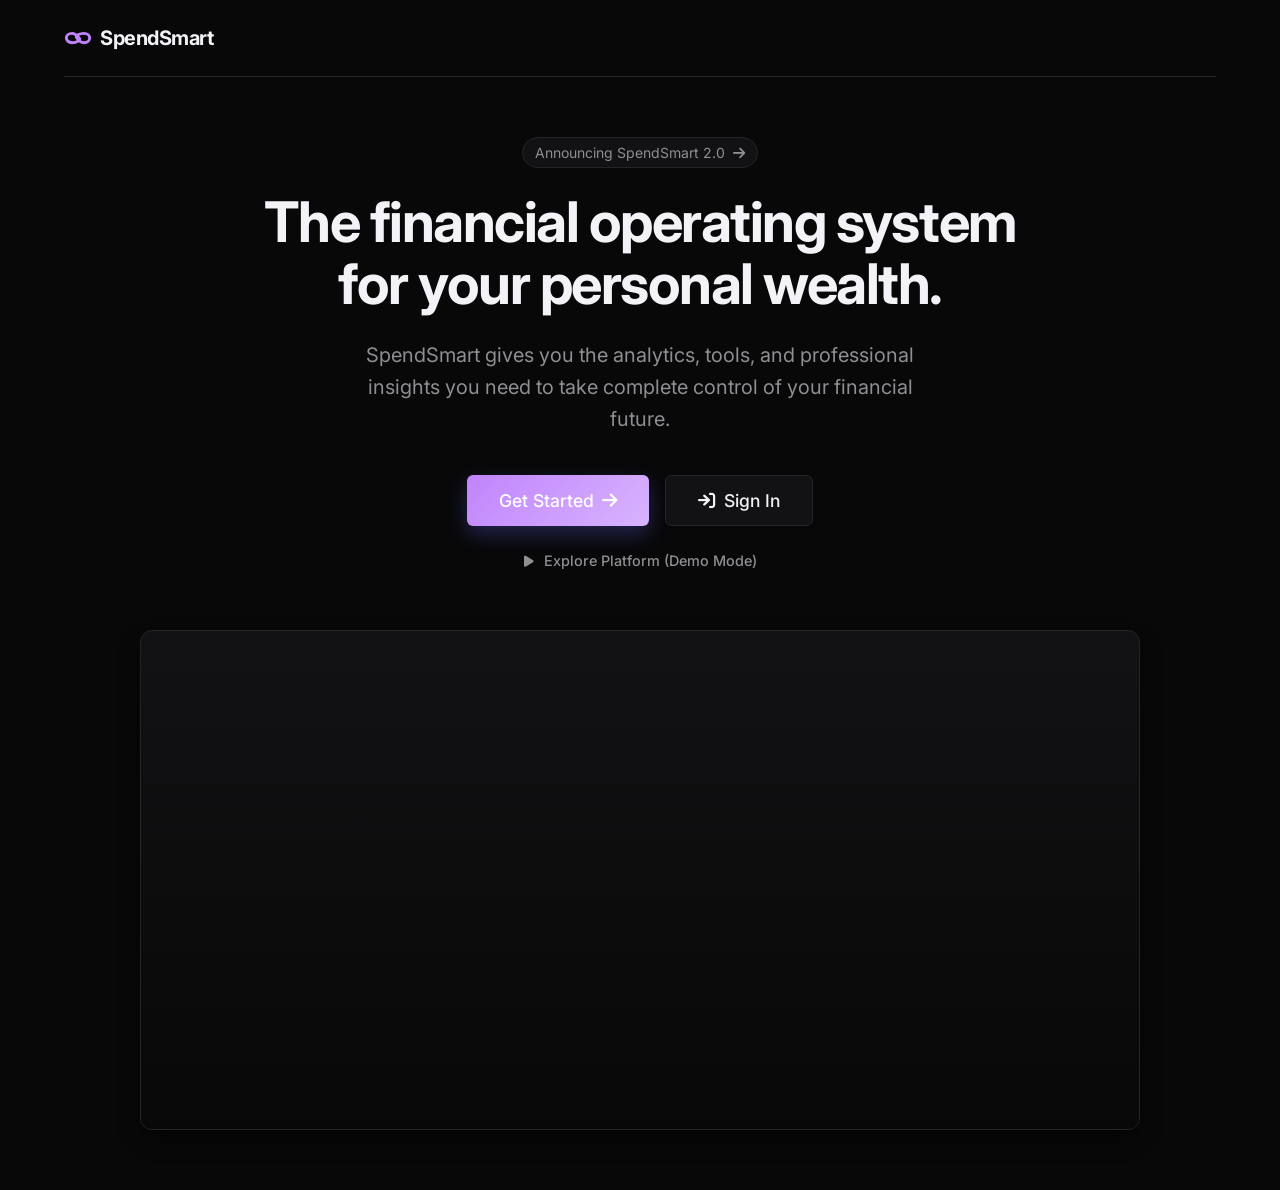
<file: index.html>
<!DOCTYPE html>
<html lang="en">
<head>
  <meta charset="UTF-8">
  <meta name="viewport" content="width=device-width, initial-scale=1.0">
  <title>SpendSmart - Professional Finance Management</title>
  <link rel="stylesheet" href="css/main.css">
  <link rel="stylesheet" href="https://cdnjs.cloudflare.com/ajax/libs/font-awesome/6.4.0/css/all.min.css">
  <style>
    /* Minimal Landing Page Styles */
    header {
      padding: 24px 0;
      display: flex;
      justify-content: space-between;
      align-items: center;
      border-bottom: 1px solid var(--border-color);
    }
    .logo {
      font-size: 1.25rem;
      font-weight: 700;
      letter-spacing: -0.5px;
      color: var(--text-main);
    }
    .logo i {
      color: var(--accent-primary);
      margin-right: 8px;
    }
    
    .hero {
      min-height: calc(100vh - 80px);
      display: flex;
      flex-direction: column;
      align-items: center;
      justify-content: center;
      text-align: center;
      padding: 60px 0;
    }
    
    .hero-badge {
      display: inline-block;
      padding: 6px 12px;
      background: var(--bg-card);
      border: 1px solid var(--border-color);
      border-radius: 20px;
      font-size: 0.875rem;
      color: var(--text-muted);
      margin-bottom: 24px;
    }
    
    .hero h1 {
      font-size: 3.5rem;
      font-weight: 700;
      line-height: 1.1;
      margin-bottom: 24px;
      letter-spacing: -1.5px;
      max-width: 800px;
    }
    
    .hero p.tagline {
      font-size: 1.25rem;
      color: var(--text-muted);
      margin-bottom: 40px;
      max-width: 600px;
      line-height: 1.6;
    }
    
    .cta-group {
      display: flex;
      gap: 16px;
      margin-bottom: 60px;
    }

    .cta-group .btn {
      padding: 12px 24px;
      font-size: 1rem;
    }
    
    .dashboard-preview {
      width: 100%;
      max-width: 1000px;
      height: 500px;
      position: relative;
      margin: 0 auto;
      border-radius: 12px;
      background: var(--bg-card);
      border: 1px solid var(--border-color);
      box-shadow: var(--shadow-lg);
      display: flex;
      align-items: center;
      justify-content: center;
      overflow: hidden;
      background-image: url('https://images.unsplash.com/photo-1551288049-bebda4e38f71?auto=format&fit=crop&q=80&w=1000');
      background-position: center top;
      background-size: cover;
      opacity: 0.8;
    }

    .dashboard-overlay {
      position: absolute;
      top: 0; left: 0; right: 0; bottom: 0;
      background: linear-gradient(to top, var(--bg-main) 0%, transparent 100%);
    }

    @media (max-width: 768px) {
      .hero h1 { font-size: 2.5rem; }
      .cta-group { flex-direction: column; width: 100%; max-width: 300px; margin: 0 auto 40px;}
      .dashboard-preview { height: 300px; }
    }
  </style>
  <link rel="icon" type="image/svg+xml" href="assets/favicon.svg">
</head>
<body>

  <div class="container">
    <header>
      <div class="logo" style="display: flex; align-items: center; gap: 8px;">
        <svg width="28" height="28" viewBox="0 0 24 24" fill="none" stroke="var(--accent-primary)" stroke-width="2.5" stroke-linecap="round" stroke-linejoin="round">
          <path d="M7 16c-3.3 0-5-2.2-5-4s1.7-4 5-4 4 2 6 4-2.7 4-6 4zm10-8c3.3 0 5 2.2 5 4s-1.7 4-5 4-4-2-6-4 2.7-4 6-4z"/>
        </svg> SpendSmart
      </div>
      <nav>
      </nav>
    </header>

    <main class="hero">
      <div class="hero-badge animate-slide-up">
        Announcing SpendSmart 2.0 <i class="fa-solid fa-arrow-right" style="margin-left: 4px;"></i>
      </div>
      
      <h1 class="animate-slide-up" style="animation-delay: 0.1s">
        The financial operating system for your personal wealth.
      </h1>
      
      <p class="tagline animate-slide-up" style="animation-delay: 0.2s">
        SpendSmart gives you the analytics, tools, and professional insights you need to take complete control of your financial future.
      </p>
      
      <div class="cta-group animate-slide-up" style="animation-delay: 0.3s; margin-bottom: 24px;">
        <a href="login.html?view=signup" class="btn btn-primary" style="font-size: 1.1rem; padding: 14px 32px; background: linear-gradient(135deg, var(--accent-primary) 0%, var(--accent-purple) 100%); border: none; box-shadow: 0 8px 20px rgba(99, 102, 241, 0.3); transition: transform 0.3s cubic-bezier(0.4, 0, 0.2, 1), box-shadow 0.3s; display: flex; align-items: center; gap: 8px;" onmouseover="this.style.transform='translateY(-4px)'; this.style.boxShadow='0 12px 25px rgba(99, 102, 241, 0.4)'" onmouseout="this.style.transform='translateY(0)'; this.style.boxShadow='0 8px 20px rgba(99, 102, 241, 0.3)'">
          Get Started <i class="fa-solid fa-arrow-right"></i>
        </a>
        <a href="login.html?view=login" class="btn btn-secondary" style="font-size: 1.1rem; padding: 14px 32px; transition: transform 0.3s; display:flex; align-items:center; gap:8px;" onmouseover="this.style.transform='translateY(-4px)'" onmouseout="this.style.transform='translateY(0)'">
          <i class="fa-solid fa-arrow-right-to-bracket"></i> Sign In
        </a>
      </div>
      
      <div class="animate-slide-up" style="animation-delay: 0.4s; margin-bottom: 60px;">
        <a href="#" onclick="startDemoMode(event)" style="color: var(--text-muted); text-decoration: none; font-size: 0.9rem; font-weight: 500; transition: color 0.2s;" onmouseover="this.style.color='var(--text-main)'" onmouseout="this.style.color='var(--text-muted)'">
          <i class="fa-solid fa-play" style="margin-right: 6px; font-size: 0.8rem;"></i> Explore Platform (Demo Mode)
        </a>
      </div>
      
      <div id="preview" class="dashboard-preview animate-fade-in" style="animation-delay: 0.5s">
        <div class="dashboard-overlay"></div>
      </div>
    </main>
  </div>

  <script src="js/firebase.js"></script>
  <script src="js/store.js"></script>
  <script src="js/app.js"></script>
  <script>
    function startDemoMode(e) {
      e.preventDefault();
      localStorage.setItem('spendSmart_currentAccount', 'demo');
      window.Store.init();
      if(window.Store.getExpenses().length === 0) {
        window.Store.addExpense({amount: 150.50, category: 'food', date: new Date().toISOString(), description: 'Whole Foods Market'});
        window.Store.addExpense({amount: 35.00, category: 'transport', date: new Date().toISOString(), description: 'Uber Ride'});
        window.Store.addExpense({amount: 89.99, category: 'shopping', date: new Date(Date.now() - 86400000).toISOString(), description: 'Amazon Purchases'});
        window.Store.addExpense({amount: 120.00, category: 'bills', date: new Date(Date.now() - 86400000*2).toISOString(), description: 'Electric Bill'});
        window.Store.setBudget(2500);
        window.Store.addReminder({ title: 'Netflix Subscription', amount: 15.99, frequency: 'monthly', startDate: new Date(Date.now() + 86400000*5).toISOString() });
      }
      window.location.href = 'dashboard.html';
    }

    function openLoginModal(e) {
      e.preventDefault();
      window.location.href = 'login.html';
    }
  </script>
  <style>
    @keyframes fadein { to { opacity: 1; } }
    @keyframes slideup { to { transform: translateY(0); } }
  </style>
</body>
</html>
</file>
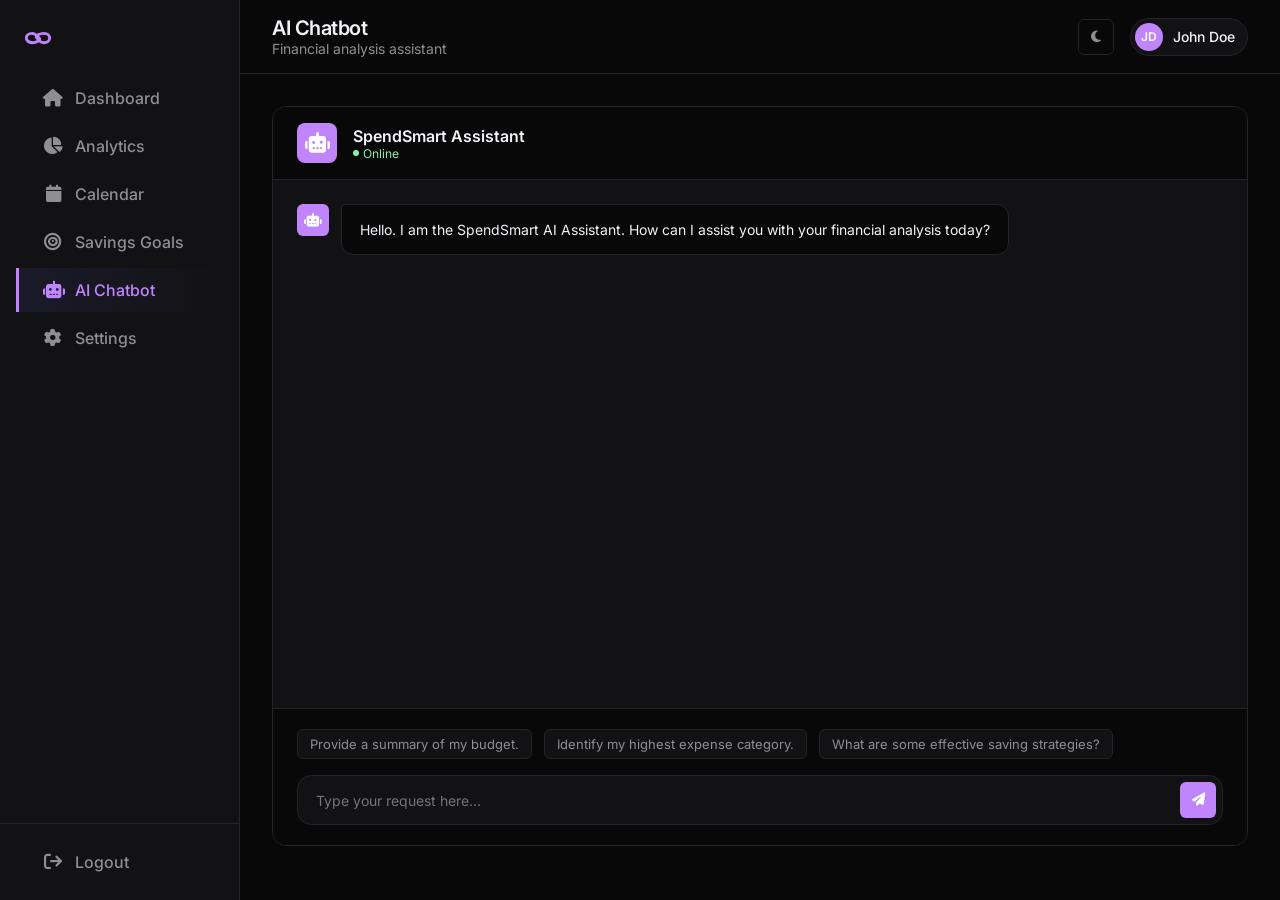
<file: ai.html>
<!DOCTYPE html>
<html lang="en">
<head>
  <meta charset="UTF-8">
  <meta name="viewport" content="width=device-width, initial-scale=1.0">
  <title>AI Chatbot - SpendSmart</title>
  <link rel="stylesheet" href="css/main.css">
  <link rel="stylesheet" href="css/layout.css">
  <link rel="stylesheet" href="https://cdnjs.cloudflare.com/ajax/libs/font-awesome/6.4.0/css/all.min.css">
  <link rel="icon" type="image/svg+xml" href="assets/favicon.svg">
  <style>
    .chat-container {
      display: flex;
      flex-direction: column;
      height: calc(100vh - 160px);
      background: var(--bg-card);
      border-radius: var(--radius);
      border: 1px solid var(--border-color);
      overflow: hidden;
    }
    
    .chat-header {
      padding: 16px 24px;
      border-bottom: 1px solid var(--border-color);
      display: flex;
      align-items: center;
      gap: 16px;
      background: var(--bg-main);
    }

    .ai-avatar {
      width: 40px;
      height: 40px;
      border-radius: 8px;
      background: var(--accent-primary);
      display: flex;
      align-items: center;
      justify-content: center;
      font-size: 1.25rem;
      color: white;
    }
    
    .chat-messages {
      flex: 1;
      padding: 24px;
      overflow-y: auto;
      display: flex;
      flex-direction: column;
      gap: 20px;
    }
    
    .message {
      display: flex;
      gap: 12px;
      max-width: 80%;
    }
    
    .message.ai {
      align-self: flex-start;
    }
    
    .message.user {
      align-self: flex-end;
      flex-direction: row-reverse;
    }
    
    .message-bubble {
      padding: 14px 18px;
      border-radius: 12px;
      line-height: 1.5;
      font-size: 0.875rem;
    }
    
    .message.ai .message-bubble {
      background: var(--bg-main);
      border: 1px solid var(--border-color);
      border-top-left-radius: 4px;
    }
    
    .message.user .message-bubble {
      background: var(--accent-primary);
      color: white;
      border-top-right-radius: 4px;
    }
    
    .chat-input-area {
      padding: 20px 24px;
      background: var(--bg-main);
      border-top: 1px solid var(--border-color);
    }
    
    .input-wrapper {
      display: flex;
      gap: 12px;
      background: var(--bg-card);
      padding: 6px;
      border-radius: var(--radius);
      border: 1px solid var(--border-color);
    }
    
    .chat-input {
      flex: 1;
      background: transparent;
      border: none;
      padding: 8px 12px;
      color: var(--text-main);
      font-size: 0.875rem;
      outline: none;
    }
    
    .btn-send {
      width: 36px;
      height: 36px;
      border-radius: 6px;
      background: var(--accent-primary);
      border: none;
      color: white;
      display: flex;
      align-items: center;
      justify-content: center;
      cursor: pointer;
      transition: background 0.2s;
    }
    .btn-send:hover {
      background: var(--accent-primary-hover);
    }
    
    .typing-indicator {
      display: flex;
      gap: 4px;
      padding: 8px 12px;
      background: var(--bg-main);
      border: 1px solid var(--border-color);
      border-radius: 12px;
      width: fit-content;
      display: none;
    }
    
    .dot {
      width: 6px;
      height: 6px;
      background: var(--text-muted);
      border-radius: 50%;
      animation: bounce 1.4s infinite ease-in-out both;
    }
    
    .dot:nth-child(1) { animation-delay: -0.32s; }
    .dot:nth-child(2) { animation-delay: -0.16s; }
    
    @keyframes bounce {
      0%, 80%, 100% { transform: scale(0); }
      40% { transform: scale(1); }
    }
    
    .suggestions {
      display: flex;
      gap: 12px;
      margin-bottom: 12px;
      overflow-x: auto;
      padding-bottom: 4px;
    }
    .suggestion-chip {
      padding: 6px 12px;
      background: var(--bg-card);
      border: 1px solid var(--border-color);
      border-radius: 6px;
      font-size: 0.8125rem;
      color: var(--text-muted);
      cursor: pointer;
      white-space: nowrap;
      transition: all 0.2s;
    }
    .suggestion-chip:hover {
      background: var(--bg-card-hover);
      color: var(--text-main);
    }
  </style>
</head>
<body>
  <div class="app-container">
    
    <!-- Sidebar -->
    <aside class="sidebar" id="sidebar">
      <a href="index.html" class="sidebar-logo">
        <svg width="28" height="28" viewBox="0 0 24 24" fill="none" stroke="var(--accent-primary)" stroke-width="2.5" stroke-linecap="round" stroke-linejoin="round">
          <path d="M7 16c-3.3 0-5-2.2-5-4s1.7-4 5-4 4 2 6 4-2.7 4-6 4zm10-8c3.3 0 5 2.2 5 4s-1.7 4-5 4-4-2-6-4 2.7-4 6-4z"/>
        </svg>
      </a>
      
      <nav class="sidebar-nav">
        <a href="dashboard.html" class="nav-item">
          <i class="fa-solid fa-house"></i> <span>Dashboard</span>
        </a>
        <a href="analytics.html" class="nav-item">
          <i class="fa-solid fa-chart-pie"></i> <span>Analytics</span>
        </a>
        <a href="calendar.html" class="nav-item">
          <i class="fa-solid fa-calendar"></i> <span>Calendar</span>
        </a>
        <a href="goals.html" class="nav-item">
          <i class="fa-solid fa-bullseye"></i> <span>Savings Goals</span>
        </a>
        <a href="ai.html" class="nav-item active">
          <i class="fa-solid fa-robot"></i> <span>AI Chatbot</span>
        </a>
        <a href="settings.html" class="nav-item">
          <i class="fa-solid fa-gear"></i> <span>Settings</span>
        </a>
      </nav>
      
      <div class="sidebar-bottom">
        <a href="login.html" class="nav-item text-muted hover-danger">
          <i class="fa-solid fa-arrow-right-from-bracket"></i> Logout
        </a>
      </div>
    </aside>

    <!-- Main Content -->
    <main class="main-content">
      <header class="topbar">
        <div class="topbar-left">
          <button class="mobile-menu-btn" onclick="window.App.toggleSidebar()">
            <i class="fa-solid fa-bars"></i>
          </button>
          <div>
            <h2>AI Chatbot</h2>
            <p class="text-muted text-sm">Financial analysis assistant</p>
          </div>
        </div>
        
        <div class="topbar-right">
          <button class="theme-toggle-btn" onclick="window.App.toggleTheme()" title="Toggle Theme">
            <i class="fa-solid fa-sun"></i>
          </button>
          <div class="user-profile">
            <div class="avatar">JD</div>
            <span class="font-medium text-sm hide-mobile">John Doe</span>
          </div>
        </div>
      </header>

      <div class="content-wrapper">
        <div class="chat-container animate-fade-in">
          
          <div class="chat-header">
            <div class="ai-avatar"><i class="fa-solid fa-robot"></i></div>
            <div>
              <h3 style="font-weight: 600; font-size: 1rem;">SpendSmart Assistant</h3>
              <p style="font-size: 0.75rem; color: var(--success); display: flex; align-items: center; gap: 4px;">
                <span style="display: inline-block; width: 6px; height: 6px; background: var(--success); border-radius: 50%;"></span>
                Online
              </p>
            </div>
          </div>
          
          <div class="chat-messages" id="chat-messages">
            <!-- Initial Message -->
            <div class="message ai">
              <div class="ai-avatar" style="width: 32px; height: 32px; font-size: 0.875rem; border-radius: 6px;"><i class="fa-solid fa-robot"></i></div>
              <div class="message-bubble">
                Hello. I am the SpendSmart AI Assistant. How can I assist you with your financial analysis today?
              </div>
            </div>
          </div>
          
          <div class="typing-indicator" id="typing-indicator" style="margin-left: 68px; margin-bottom: 20px;">
            <div class="dot"></div>
            <div class="dot"></div>
            <div class="dot"></div>
          </div>
          
          <div class="chat-input-area">
            <div class="suggestions">
              <div class="suggestion-chip" onclick="sendSuggestion('Provide a summary of my budget.')">Provide a summary of my budget.</div>
              <div class="suggestion-chip" onclick="sendSuggestion('Identify my highest expense category.')">Identify my highest expense category.</div>
              <div class="suggestion-chip" onclick="sendSuggestion('What are some effective saving strategies?')">What are some effective saving strategies?</div>
            </div>
            
            <form id="chat-form" class="input-wrapper">
              <input type="text" id="chat-input" class="chat-input" placeholder="Type your request here..." autocomplete="off">
              <button type="submit" class="btn-send"><i class="fa-solid fa-paper-plane"></i></button>
            </form>
          </div>
          
        </div>
      </div>
    </main>
  </div>

  <style>
    @media (max-width: 640px) {
      .hide-mobile { display: none; }
    }
  </style>

  <script src="js/store.js"></script>
  <script src="js/app.js"></script>
  <script src="js/ai.js"></script>
</body>
</html>
</file>
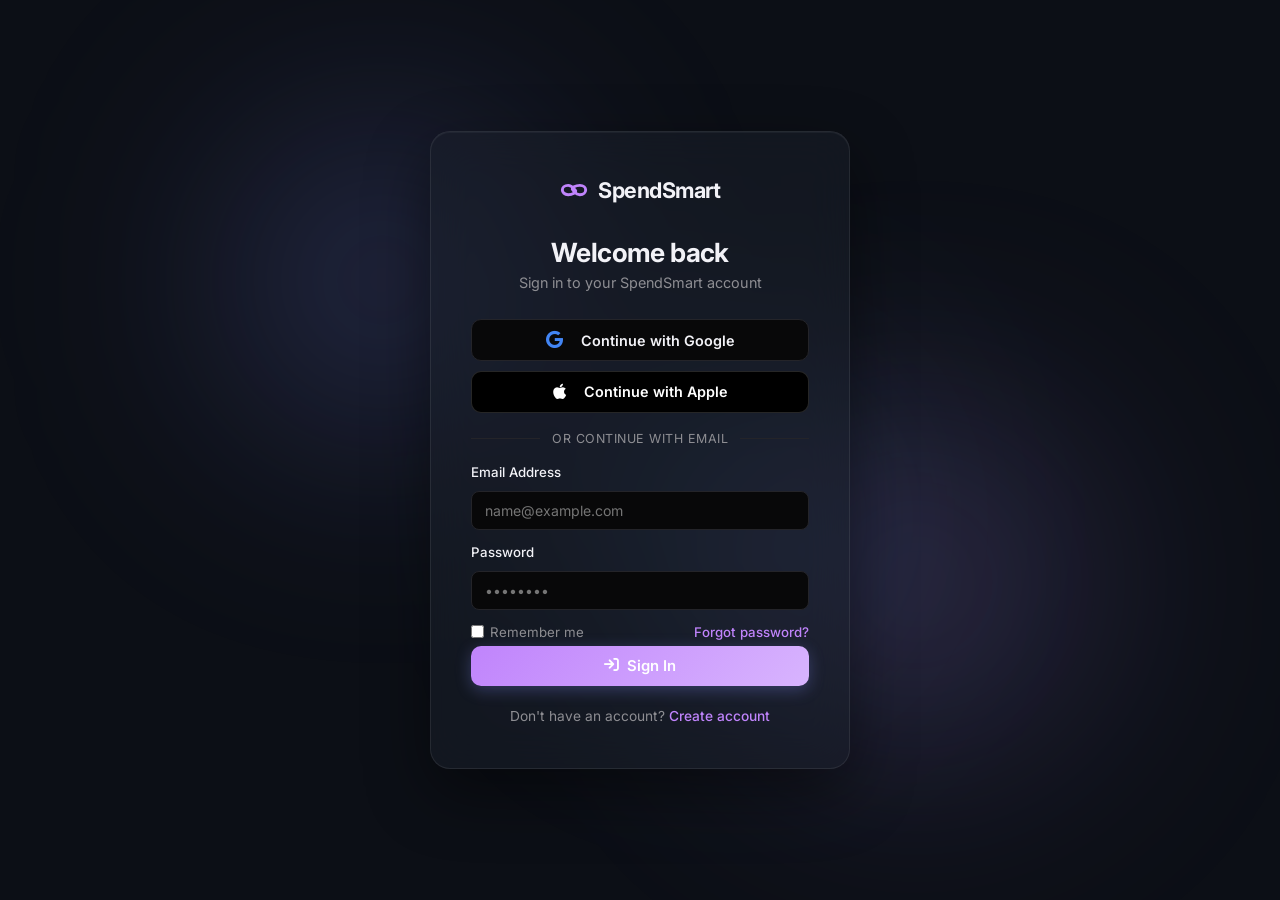
<file: calendar.html>
<!DOCTYPE html>
<html lang="en">
<head>
  <meta charset="UTF-8">
  <meta name="viewport" content="width=device-width, initial-scale=1.0">
  <title>Calendar - SpendSmart</title>
  <link rel="stylesheet" href="css/main.css">
  <link rel="stylesheet" href="css/layout.css">
  <link rel="stylesheet" href="https://cdnjs.cloudflare.com/ajax/libs/font-awesome/6.4.0/css/all.min.css">
  <link rel="icon" type="image/svg+xml" href="assets/favicon.svg">
  <style>
    .calendar-grid-large {
      display: grid; 
      grid-template-columns: repeat(7, 1fr); 
      gap: 12px; 
      text-align: center;
      min-height: 400px;
    }
    .calendar-grid-large > div {
      min-height: 80px;
      display: flex;
      flex-direction: column;
      align-items: center;
      justify-content: center;
      font-size: 1.2rem;
      border-radius: 8px;
    }
  </style>
</head>
<body>
  <div class="app-container">
    
    <!-- Sidebar -->
    <aside class="sidebar" id="sidebar">
      <a href="index.html" class="sidebar-logo">
        <svg width="28" height="28" viewBox="0 0 24 24" fill="none" stroke="var(--accent-primary)" stroke-width="2.5" stroke-linecap="round" stroke-linejoin="round">
          <path d="M7 16c-3.3 0-5-2.2-5-4s1.7-4 5-4 4 2 6 4-2.7 4-6 4zm10-8c3.3 0 5 2.2 5 4s-1.7 4-5 4-4-2-6-4 2.7-4 6-4z"/>
        </svg>
        <span>SpendSmart</span>
      </a>
      
      <nav class="sidebar-nav">
        <a href="dashboard.html" class="nav-item" title="Dashboard">
          <i class="fa-solid fa-house"></i> <span>Dashboard</span>
        </a>
        <a href="analytics.html" class="nav-item" title="Analytics">
          <i class="fa-solid fa-chart-pie"></i> <span>Analytics</span>
        </a>
        <a href="calendar.html" class="nav-item active" title="Calendar">
          <i class="fa-solid fa-calendar"></i> <span>Calendar</span>
        </a>
        <a href="goals.html" class="nav-item" title="Savings Goals">
          <i class="fa-solid fa-bullseye"></i> <span>Savings Goals</span>
        </a>
        <a href="settings.html" class="nav-item" title="Settings">
          <i class="fa-solid fa-gear"></i> <span>Settings</span>
        </a>
      </nav>
      
      <div class="sidebar-bottom">
        <a href="#" onclick="handleLogout(event)" class="nav-item text-muted hover-danger" title="Logout">
          <i class="fa-solid fa-arrow-right-from-bracket"></i> <span>Logout</span>
        </a>
      </div>
    </aside>

    <!-- Main Content -->
    <main class="main-content">
      <header class="topbar">
        <div class="topbar-left">
          <button class="menu-toggle-btn" onclick="window.App.toggleSidebarCollapse()">
            <i class="fa-solid fa-bars"></i>
          </button>
          <div>
            <h2 id="greeting">Calendar 🗓️</h2>
            <p id="current-date" class="text-muted text-sm">Loading...</p>
          </div>
        </div>
        
        <div class="topbar-right">
          <button class="theme-toggle-btn" onclick="window.App.toggleTheme()" title="Toggle Theme">
            <i class="fa-solid fa-sun"></i>
          </button>
          <div class="user-profile">
            <div class="avatar">JD</div>
            <span class="font-medium text-sm hide-mobile">John Doe</span>
          </div>
        </div>
      </header>

      <div class="content-wrapper">
        <div class="card section-card animate-fade-in" style="animation-delay: 0.1s">
          <div class="section-header">
            <h3>Monthly Spending Calendar 🗓️</h3>
            <div style="font-size: 1.1rem; font-weight: 600;" class="text-muted" id="calendar-month-year">May 2026</div>
          </div>
          <div id="calendar-container">
            <div style="display: grid; grid-template-columns: repeat(7, 1fr); text-align: center; font-size: 1rem; font-weight: 600; color: var(--text-muted); margin-bottom: 16px;">
              <div>Sun</div><div>Mon</div><div>Tue</div><div>Wed</div><div>Thu</div><div>Fri</div><div>Sat</div>
            </div>
            <div id="calendar-grid" class="calendar-grid-large">
              <!-- Dynamically populated -->
            </div>
          </div>
        </div>
      </div>
    </main>
  </div>

  <div id="day-data-modal" style="display: none; position: fixed; top: 0; left: 0; width: 100vw; height: 100vh; background: rgba(0,0,0,0.5); backdrop-filter: blur(5px); z-index: 9999; justify-content: center; align-items: center; opacity: 0; animation: fadein 0.3s forwards;">
    <div style="background: var(--bg-card); padding: 32px; border-radius: 16px; border: 1px solid var(--border-color); width: 100%; max-width: 450px; box-shadow: var(--shadow-lg); position: relative; transform: translateY(20px); animation: slideup 0.3s forwards;">
      <button onclick="document.getElementById('day-data-modal').style.display='none'" style="position: absolute; top: 16px; right: 16px; background: none; border: none; font-size: 1.5rem; cursor: pointer; color: var(--text-muted);">&times;</button>
      <h3 id="day-data-title" style="margin-bottom: 24px; font-weight: 600;">Transactions</h3>
      <div id="day-data-list" style="display: flex; flex-direction: column; gap: 12px; max-height: 300px; overflow-y: auto;">
      </div>
    </div>
  </div>

  <style>
    @keyframes fadein { to { opacity: 1; } }
    @keyframes slideup { to { transform: translateY(0); } }
    @media (max-width: 640px) {
      .hide-mobile { display: none; }
    }
  </style>

  <!-- Floating AI Assistant -->
  <button class="ai-fab" id="ai-fab" onclick="toggleAIPanel()">
    <i class="fa-solid fa-robot"></i>
  </button>

  <div class="ai-panel" id="ai-panel">
    <div class="ai-panel-header">
      <div style="display: flex; align-items: center; gap: 12px;">
        <div style="width: 32px; height: 32px; border-radius: 8px; background: var(--accent-primary); color: white; display: flex; align-items: center; justify-content: center;">
          <i class="fa-solid fa-robot"></i>
        </div>
        <div>
          <div style="font-weight: 600; font-size: 0.95rem;">SpendSmart AI</div>
          <div style="font-size: 0.75rem; color: var(--success);">Online</div>
        </div>
      </div>
      <button class="btn-icon" onclick="toggleAIPanel()"><i class="fa-solid fa-xmark"></i></button>
    </div>
    
    <div class="ai-panel-messages" id="chat-messages">
      <div style="display: flex; gap: 12px; max-width: 85%;">
        <div style="width: 28px; height: 28px; border-radius: 6px; background: var(--bg-main); border: 1px solid var(--border-color); display: flex; align-items: center; justify-content: center; font-size: 0.75rem;"><i class="fa-solid fa-robot"></i></div>
        <div style="display: flex; flex-direction: column; gap: 4px;">
          <div style="padding: 10px 14px; background: linear-gradient(135deg, var(--bg-main) 0%, rgba(99, 102, 241, 0.05) 100%); border: 1px solid var(--border-color); border-radius: 12px; border-top-left-radius: 4px; font-size: 0.875rem; line-height: 1.5; box-shadow: 0 2px 8px rgba(0,0,0,0.05);">
            Hello! I am your AI assistant. How can I help you analyze your spending today?
          </div>
          <span style="font-size: 0.65rem; color: var(--text-muted); align-self: flex-start;">Just now</span>
        </div>
      </div>
    </div>
    
    <div class="ai-panel-input">
      <div style="display: flex; gap: 8px; margin-bottom: 12px; overflow-x: auto; padding-bottom: 4px;">
        <div class="suggestion-chip" onclick="sendSuggestion('Budget summary')" style="font-size: 0.75rem; padding: 4px 8px; background: var(--bg-card); border: 1px solid var(--border-color); border-radius: 12px; cursor: pointer; white-space: nowrap;">Budget summary</div>
        <div class="suggestion-chip" onclick="sendSuggestion('Top expense?')" style="font-size: 0.75rem; padding: 4px 8px; background: var(--bg-card); border: 1px solid var(--border-color); border-radius: 12px; cursor: pointer; white-space: nowrap;">Top expense?</div>
      </div>
      <form id="chat-form" style="display: flex; gap: 8px;">
        <input type="text" id="chat-input" class="form-control" placeholder="Ask anything..." style="padding: 8px 12px;" autocomplete="off">
        <button type="submit" class="btn btn-primary" style="padding: 8px 16px;"><i class="fa-solid fa-paper-plane"></i></button>
      </form>
    </div>
  </div>

  <script src="js/firebase.js"></script>
  <script src="js/store.js"></script>
  <script src="js/app.js"></script>
  <script src="js/dashboard.js"></script>
  <script src="js/ai.js"></script>
</body>
</html>
</file>
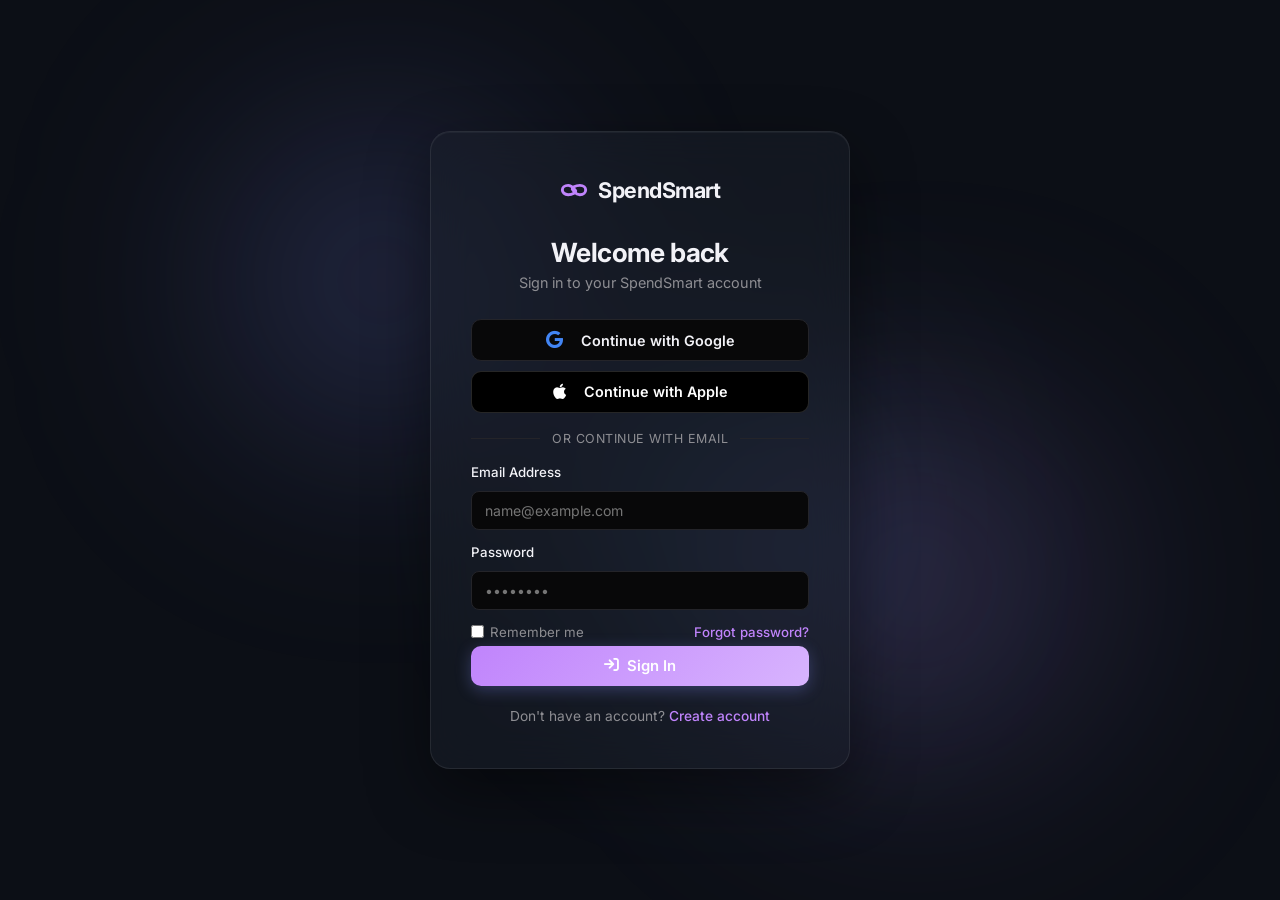
<file: dashboard.html>
<!DOCTYPE html>
<html lang="en">
<head>
  <meta charset="UTF-8">
  <meta name="viewport" content="width=device-width, initial-scale=1.0">
  <title>Dashboard - SpendSmart</title>
  <link rel="stylesheet" href="css/main.css">
  <link rel="stylesheet" href="css/layout.css">
  <link rel="stylesheet" href="https://cdnjs.cloudflare.com/ajax/libs/font-awesome/6.4.0/css/all.min.css">
  <link rel="icon" type="image/svg+xml" href="assets/favicon.svg">
</head>
<body>
  <div class="app-container">
    
    <!-- Sidebar -->
    <aside class="sidebar" id="sidebar">
      <a href="index.html" class="sidebar-logo">
        <svg width="28" height="28" viewBox="0 0 24 24" fill="none" stroke="var(--accent-primary)" stroke-width="2.5" stroke-linecap="round" stroke-linejoin="round">
          <path d="M7 16c-3.3 0-5-2.2-5-4s1.7-4 5-4 4 2 6 4-2.7 4-6 4zm10-8c3.3 0 5 2.2 5 4s-1.7 4-5 4-4-2-6-4 2.7-4 6-4z"/>
        </svg>
        <span>SpendSmart</span>
      </a>
      
      <nav class="sidebar-nav">
        <a href="dashboard.html" class="nav-item active" title="Dashboard">
          <i class="fa-solid fa-house"></i> <span>Dashboard</span>
        </a>
        <a href="analytics.html" class="nav-item" title="Analytics">
          <i class="fa-solid fa-chart-pie"></i> <span>Analytics</span>
        </a>
        <a href="calendar.html" class="nav-item" title="Calendar">
          <i class="fa-solid fa-calendar"></i> <span>Calendar</span>
        </a>
        <a href="goals.html" class="nav-item" title="Savings Goals">
          <i class="fa-solid fa-bullseye"></i> <span>Savings Goals</span>
        </a>
        <a href="settings.html" class="nav-item" title="Settings">
          <i class="fa-solid fa-gear"></i> <span>Settings</span>
        </a>
      </nav>
      
      <div class="sidebar-bottom">
        <a href="#" onclick="handleLogout(event)" class="nav-item text-muted hover-danger" title="Logout">
          <i class="fa-solid fa-arrow-right-from-bracket"></i> <span>Logout</span>
        </a>
      </div>
    </aside>

    <!-- Main Content -->
    <main class="main-content">
      <header class="topbar">
        <div class="topbar-left">
          <button class="menu-toggle-btn" onclick="window.App.toggleSidebarCollapse()">
            <i class="fa-solid fa-bars"></i>
          </button>

          <div>
            <h2 id="greeting">Overview</h2>
            <p id="current-date" class="text-muted text-sm">Loading...</p>
          </div>
        </div>
        
        <div class="topbar-right">
          <button class="theme-toggle-btn" onclick="window.App.toggleTheme()" title="Toggle Theme">
            <i class="fa-solid fa-sun"></i>
          </button>
          <button class="btn btn-primary" onclick="openExpenseModal()">
            <i class="fa-solid fa-plus"></i> <span class="hide-mobile">Add Transaction</span>
          </button>
          <div class="user-profile">
            <div class="avatar">JD</div>
            <span class="font-medium text-sm hide-mobile">John Doe</span>
          </div>
        </div>
      </header>

      <div class="content-wrapper">
        <!-- Dashboard Stats -->
        <div class="dashboard-grid animate-fade-in" style="margin-bottom: 24px;">
          
          <div class="card stat-card card-blue">
            <div class="stat-header">
              <span>Total Balance 🏦</span>
              <div class="stat-icon-bg"><i class="fa-solid fa-building-columns"></i></div>
            </div>
            <div class="stat-value" id="stat-balance">$0.00</div>
            <div class="stat-footer trend-up">
              <i class="fa-solid fa-arrow-up"></i> <span>Calculated based on limit</span>
            </div>
          </div>
          
          <div class="card stat-card card-red">
            <div class="stat-header">
              <span>Monthly Spending 💳</span>
              <div class="stat-icon-bg"><i class="fa-solid fa-credit-card"></i></div>
            </div>
            <div class="stat-value" id="stat-spent">$0.00</div>
            <div class="stat-footer" id="stat-spent-footer">
              <span id="stat-spent-percent">0%</span> <span>of budget used</span>
            </div>
          </div>
          
          <div class="card stat-card card-green">
            <div class="stat-header">
              <span>Remaining Budget 🐷</span>
              <div class="stat-icon-bg"><i class="fa-solid fa-piggy-bank"></i></div>
            </div>
            <div class="stat-value" id="stat-remaining">$0.00</div>
            <div class="stat-footer">
              <span>Limit: </span><span id="stat-budget-limit" class="font-medium" style="margin-left: 4px;">$0.00</span>
            </div>
          </div>
          
          <div class="card stat-card card-purple">
            <div class="stat-header">
              <span>Financial Health 🩺</span>
              <div class="stat-icon-bg"><i class="fa-solid fa-heart-pulse"></i></div>
            </div>
            <div class="stat-value" id="stat-health">--/100</div>
            <div class="stat-footer" id="stat-health-status" style="color: var(--accent-purple); font-weight: 500;">
              Pending analysis
            </div>
          </div>

        </div>

        <!-- High Density Grid (Rebalanced) -->
        <div class="main-grid animate-slide-up" style="animation-delay: 0.1s; grid-template-columns: 1fr 1fr;">
          
          <!-- Left Column -->
          <div style="display: flex; flex-direction: column; gap: 24px;">
            
            <!-- Smart Insights Panel -->
            <div class="card section-card" style="background: linear-gradient(145deg, var(--bg-card), var(--bg-main)); border: 1px solid var(--border-color);">
              <div class="section-header" style="border: none; padding-bottom: 0;">
                <h3 style="display: flex; align-items: center; gap: 8px;">
                  <i class="fa-solid fa-lightbulb text-warning"></i> Smart Insights 💡
                </h3>
              </div>
              <div style="padding-top: 12px;" id="smart-insights-container">
                <!-- Generated by JS -->
                <p class="text-muted text-sm">Loading insights...</p>
              </div>
            </div>
            


            <!-- Transactions -->
            <div class="card section-card">
              <div class="section-header">
                <h3>Recent Transactions 💸</h3>
                <div class="flex gap-2">
                  <input type="text" id="search-expense" class="form-control" placeholder="Search..." style="padding: 6px 12px; width: 160px; font-size: 0.875rem;">
                </div>
              </div>
              <div class="expense-list" id="expense-list" style="max-height: 400px; overflow-y: auto;">
                <p style="text-align: center; color: var(--text-muted); padding: 40px 20px;">No transactions found.</p>
              </div>
            </div>

          </div>

          <!-- Right Column -->
          <div style="display: flex; flex-direction: column; gap: 24px;">
            
            <div style="display: grid; grid-template-columns: 1fr 1fr; gap: 24px;">
              <!-- Budget Utilization Ring -->
              <div class="card section-card" style="padding: 16px; display: flex; flex-direction: column; align-items: center;">
                 <h3 style="font-size: 0.9rem; color: var(--text-muted); margin-bottom: 12px; width: 100%;">Budget Utilization 📊</h3>
                 <div style="position: relative; width: 100px; height: 100px; margin: auto;">
                   <svg viewBox="0 0 36 36" style="width: 100%; height: 100%; transform: rotate(-90deg);">
                     <path d="M18 2.0845 a 15.9155 15.9155 0 0 1 0 31.831 a 15.9155 15.9155 0 0 1 0 -31.831" fill="none" stroke="var(--bg-main)" stroke-width="3" />
                     <path id="budget-ring" d="M18 2.0845 a 15.9155 15.9155 0 0 1 0 31.831 a 15.9155 15.9155 0 0 1 0 -31.831" fill="none" stroke="var(--accent-red)" stroke-width="3" stroke-dasharray="0, 100" style="transition: stroke-dasharray 1s ease-out;" />
                   </svg>
                   <div style="position: absolute; top: 0; left: 0; width: 100%; height: 100%; display: flex; align-items: center; justify-content: center; font-weight: 700; font-size: 1.1rem; color: var(--text-main);" id="budget-ring-text">0%</div>
                 </div>
              </div>

              <!-- Daily Average -->
              <div class="card section-card" style="padding: 16px;">
                <h3 style="font-size: 0.9rem; color: var(--text-muted); margin-bottom: 12px;">Daily Average (This Month) 📅</h3>
                <div style="font-size: 1.5rem; font-weight: 700; color: var(--text-main); margin-top: 20px;" id="daily-avg">$0.00</div>
                <div style="font-size: 0.8125rem; color: var(--text-muted); margin-top: 4px;" id="daily-avg-sub">Based on 0 days</div>
              </div>
            </div>

            <!-- Custom Upcoming Reminders -->
            <div class="card section-card animate-fade-in" style="flex: 1; animation-delay: 0.3s">
              <div class="section-header">
                <h3>Upcoming Reminders 🔔</h3>
                <button class="btn btn-secondary text-xs" onclick="openReminderModal()" style="padding: 6px 12px;">
                  <i class="fa-solid fa-plus"></i> Add
                </button>
              </div>
              <div id="reminders-list" style="display: flex; flex-direction: column; gap: 12px; max-height: 450px; overflow-y: auto;">
                <p style="text-align: center; color: var(--text-muted); padding: 40px 20px;">No upcoming reminders.</p>
              </div>
            </div>

          </div>
        </div>
      </div>
    </main>
  </div>

  <!-- Floating AI Assistant -->
  <button class="ai-fab" id="ai-fab" onclick="toggleAIPanel()">
    <i class="fa-solid fa-robot"></i>
  </button>

  <div class="ai-panel" id="ai-panel">
    <div class="ai-panel-header">
      <div style="display: flex; align-items: center; gap: 12px;">
        <div style="width: 32px; height: 32px; border-radius: 8px; background: var(--accent-primary); color: white; display: flex; align-items: center; justify-content: center;">
          <i class="fa-solid fa-robot"></i>
        </div>
        <div>
          <div style="font-weight: 600; font-size: 0.95rem;">SpendSmart AI</div>
          <div style="font-size: 0.75rem; color: var(--success);">Online</div>
        </div>
      </div>
      <button class="btn-icon" onclick="toggleAIPanel()"><i class="fa-solid fa-xmark"></i></button>
    </div>
    
    <div class="ai-panel-messages" id="chat-messages">
      <div style="display: flex; gap: 12px; max-width: 85%;">
        <div style="width: 28px; height: 28px; border-radius: 6px; background: var(--bg-main); border: 1px solid var(--border-color); display: flex; align-items: center; justify-content: center; font-size: 0.75rem;"><i class="fa-solid fa-robot"></i></div>
        <div style="display: flex; flex-direction: column; gap: 4px;">
          <div style="padding: 10px 14px; background: linear-gradient(135deg, var(--bg-main) 0%, rgba(99, 102, 241, 0.05) 100%); border: 1px solid var(--border-color); border-radius: 12px; border-top-left-radius: 4px; font-size: 0.875rem; line-height: 1.5; box-shadow: 0 2px 8px rgba(0,0,0,0.05);">
            Hello! I am your AI assistant. How can I help you analyze your spending today?
          </div>
          <span style="font-size: 0.65rem; color: var(--text-muted); align-self: flex-start;">Just now</span>
        </div>
      </div>
    </div>
    
    <div class="ai-panel-input">
      <div style="display: flex; gap: 8px; margin-bottom: 12px; overflow-x: auto; padding-bottom: 4px;">
        <div class="suggestion-chip" onclick="sendSuggestion('Budget summary')" style="font-size: 0.75rem; padding: 4px 8px; background: var(--bg-card); border: 1px solid var(--border-color); border-radius: 12px; cursor: pointer; white-space: nowrap;">Budget summary</div>
        <div class="suggestion-chip" onclick="sendSuggestion('Top expense?')" style="font-size: 0.75rem; padding: 4px 8px; background: var(--bg-card); border: 1px solid var(--border-color); border-radius: 12px; cursor: pointer; white-space: nowrap;">Top expense?</div>
      </div>
      <form id="chat-form" style="display: flex; gap: 8px;">
        <input type="text" id="chat-input" class="form-control" placeholder="Ask anything..." style="padding: 8px 12px;" autocomplete="off">
        <button type="submit" class="btn btn-primary" style="padding: 8px 16px;"><i class="fa-solid fa-paper-plane"></i></button>
      </form>
    </div>
  </div>

  <!-- Add Expense Modal -->
  <div class="modal-overlay" id="expense-modal">
    <div class="modal">
      <div class="modal-header">
        <h3 id="modal-title">Add Transaction</h3>
        <button class="modal-close" onclick="closeExpenseModal()"><i class="fa-solid fa-xmark"></i></button>
      </div>
      <form id="expense-form">
        <input type="hidden" id="expense-id">
        <div class="form-group">
          <label>Amount</label>
          <input type="number" id="expense-amount" class="form-control" placeholder="0.00" step="0.01" required>
        </div>
        <div class="form-group">
          <label>Description</label>
          <input type="text" id="expense-desc" class="form-control" placeholder="E.g., Morning Coffee" required>
        </div>
        <div class="form-group">
          <label>Category</label>
          <select id="expense-category" class="form-control" required>
            <option value="food">Food & Dining</option>
            <option value="transport">Transport</option>
            <option value="shopping">Shopping</option>
            <option value="bills">Bills & Utilities</option>
            <option value="entertainment">Entertainment</option>
            <option value="other">Other</option>
          </select>
        </div>
        <div class="form-group">
          <label>Date</label>
          <input type="date" id="expense-date" class="form-control" required>
        </div>
        <button type="submit" class="btn btn-primary" style="width: 100%; margin-top: 16px; justify-content: center;">Save Transaction</button>
      </form>
    </div>
  </div>

  <!-- Add Reminder Modal -->
  <div class="modal-overlay" id="reminder-modal">
    <div class="modal">
      <div class="modal-header">
        <h3 id="reminder-modal-title">Add Recurring Payment</h3>
        <button class="modal-close" onclick="closeReminderModal()"><i class="fa-solid fa-xmark"></i></button>
      </div>
      <form id="reminder-form">
        <input type="hidden" id="reminder-id">
        <div class="form-group">
          <label>Title</label>
          <input type="text" id="reminder-title" class="form-control" placeholder="E.g., Netflix Subscription" required>
        </div>
        <div class="form-group">
          <label>Amount</label>
          <input type="number" id="reminder-amount" class="form-control" placeholder="0.00" step="0.01" required>
        </div>
        <div class="form-group">
          <label>Repeat Frequency</label>
          <select id="reminder-frequency" class="form-control" required>
            <option value="weekly">Weekly</option>
            <option value="monthly">Monthly</option>
            <option value="yearly">Yearly</option>
            <option value="once">Once</option>
          </select>
        </div>
        <div class="form-group">
          <label>Start Date / Next Due</label>
          <input type="date" id="reminder-start-date" class="form-control" required>
        </div>
        <div class="form-group">
          <label>End Date (Optional)</label>
          <input type="date" id="reminder-end-date" class="form-control">
        </div>
        <button type="submit" class="btn btn-primary" style="width: 100%; margin-top: 16px; justify-content: center;">Save Reminder</button>
      </form>
    </div>
  </div>

  <!-- Toast Container -->
  <div class="toast-container" id="toast-container"></div>

  <style>
    @media (max-width: 640px) {
      .hide-mobile { display: none; }
    }
  </style>

  <script src="js/firebase.js"></script>
  <script src="js/store.js"></script>
  <script src="js/app.js"></script>
  <script src="js/expense.js"></script>
  <script src="js/dashboard.js"></script>
  <script src="js/ai.js"></script>
</body>
</html>
</file>
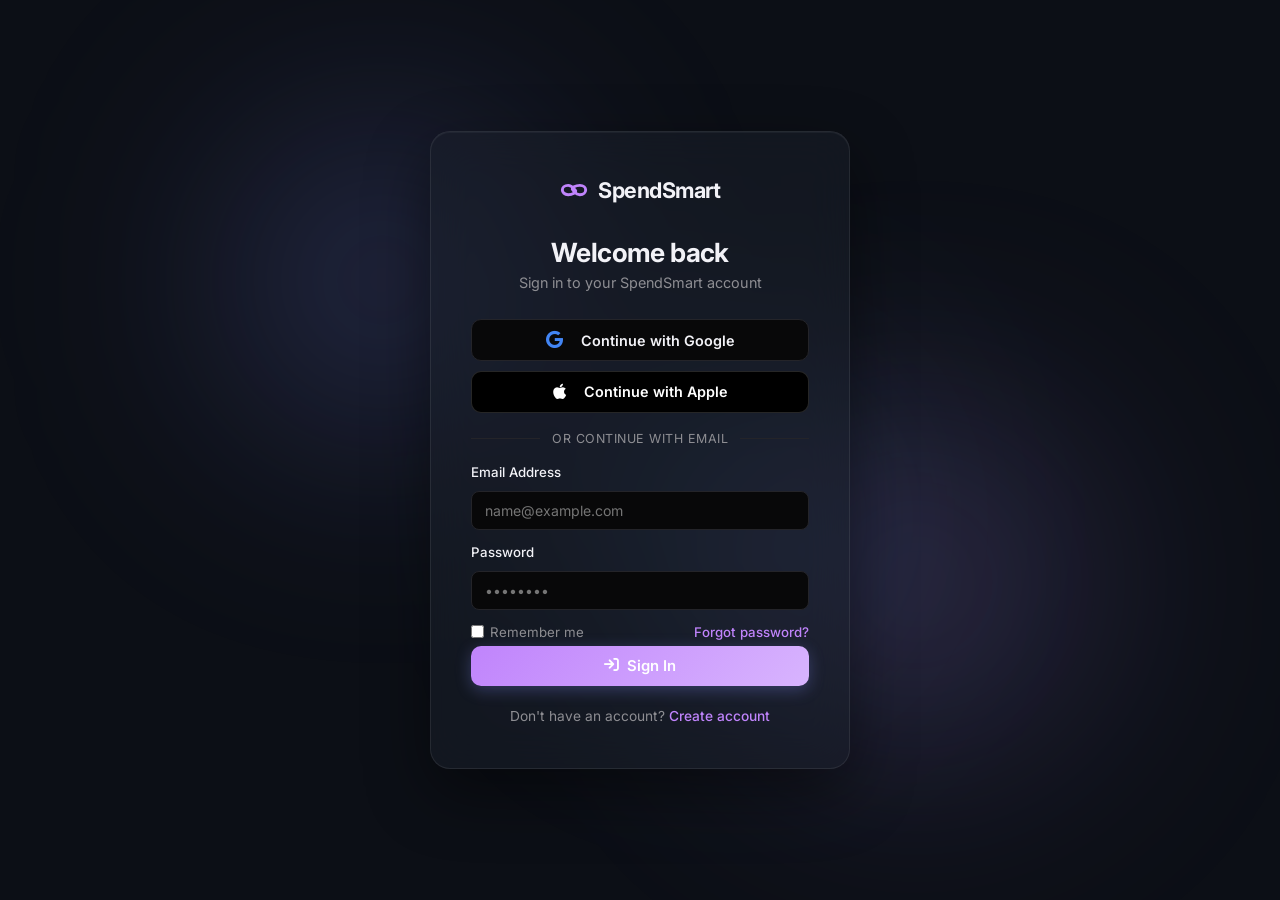
<file: goals.html>
<!DOCTYPE html>
<html lang="en">
<head>
  <meta charset="UTF-8">
  <meta name="viewport" content="width=device-width, initial-scale=1.0">
  <title>Savings Goals - SpendSmart</title>
  <link rel="stylesheet" href="css/main.css">
  <link rel="stylesheet" href="css/layout.css">
  <link rel="stylesheet" href="https://cdnjs.cloudflare.com/ajax/libs/font-awesome/6.4.0/css/all.min.css">
  <style>
    .goal-card {
      padding: 24px;
      display: flex;
      flex-direction: column;
      gap: 16px;
      position: relative;
      overflow: hidden;
      transition: transform 0.2s, box-shadow 0.2s;
    }
    .goal-card:hover {
      transform: translateY(-4px);
      box-shadow: var(--shadow-hover);
    }
    
    .goal-header {
      display: flex;
      justify-content: space-between;
      align-items: flex-start;
    }
    
    .goal-icon {
      width: 48px;
      height: 48px;
      border-radius: 12px;
      display: flex;
      align-items: center;
      justify-content: center;
      font-size: 1.5rem;
      background: rgba(16, 185, 129, 0.1);
      color: var(--accent-green);
    }
    
    .goal-title {
      font-size: 1.125rem;
      font-weight: 600;
      margin-bottom: 4px;
    }
    
    /* Circular Progress SVG */
    .goal-ring-container {
      display: flex;
      align-items: center;
      justify-content: space-between;
      margin-top: 12px;
    }
    
    .ring-wrapper {
      position: relative;
      width: 72px;
      height: 72px;
    }
    
    .ring-svg {
      transform: rotate(-90deg);
      width: 100%;
      height: 100%;
    }
    
    .ring-bg {
      fill: none;
      stroke: var(--bg-main);
      stroke-width: 4;
    }
    
    .ring-progress {
      fill: none;
      stroke: var(--accent-green);
      stroke-width: 4;
      stroke-linecap: round;
      transition: stroke-dasharray 1s ease-out;
    }
    
    .ring-text {
      position: absolute;
      top: 0; left: 0; right: 0; bottom: 0;
      display: flex;
      align-items: center;
      justify-content: center;
      font-size: 0.95rem;
      font-weight: 700;
    }
    
    .goal-details {
      flex: 1;
      padding-left: 16px;
    }
    
    .badge {
      display: inline-flex;
      align-items: center;
      gap: 6px;
      padding: 6px 12px;
      border-radius: 20px;
      background: var(--bg-main);
      color: var(--text-muted);
      font-size: 0.75rem;
      font-weight: 500;
      border: 1px solid var(--border-color);
    }
    
    .badge.completed {
      background: var(--success-bg);
      color: var(--success);
      border-color: transparent;
    }
  </style>
  <link rel="icon" type="image/svg+xml" href="assets/favicon.svg">
</head>
<body>
  <div class="app-container">
    
    <!-- Sidebar -->
    <aside class="sidebar" id="sidebar">
      <a href="index.html" class="sidebar-logo">
        <svg width="28" height="28" viewBox="0 0 24 24" fill="none" stroke="var(--accent-primary)" stroke-width="2.5" stroke-linecap="round" stroke-linejoin="round">
          <path d="M7 16c-3.3 0-5-2.2-5-4s1.7-4 5-4 4 2 6 4-2.7 4-6 4zm10-8c3.3 0 5 2.2 5 4s-1.7 4-5 4-4-2-6-4 2.7-4 6-4z"/>
        </svg>
        <span>SpendSmart</span>
      </a>
      
      <nav class="sidebar-nav">
        <a href="dashboard.html" class="nav-item">
          <i class="fa-solid fa-house"></i> <span>Dashboard</span>
        </a>
        <a href="analytics.html" class="nav-item">
          <i class="fa-solid fa-chart-pie"></i> <span>Analytics</span>
        </a>
        <a href="calendar.html" class="nav-item">
          <i class="fa-solid fa-calendar"></i> <span>Calendar</span>
        </a>
        <a href="goals.html" class="nav-item active">
          <i class="fa-solid fa-bullseye"></i> <span>Savings Goals</span>
        </a>

        <a href="settings.html" class="nav-item">
          <i class="fa-solid fa-gear"></i> <span>Settings</span>
        </a>
      </nav>
      
      <div class="sidebar-bottom">
        <a href="#" onclick="handleLogout(event)" class="nav-item text-muted hover-danger">
          <i class="fa-solid fa-arrow-right-from-bracket"></i> <span>Logout</span>
        </a>
      </div>
    </aside>

    <!-- Main Content -->
    <main class="main-content">
      <header class="topbar">
        <div class="topbar-left">
          <button class="menu-toggle-btn" onclick="window.App.toggleSidebarCollapse()">
            <i class="fa-solid fa-bars"></i>
          </button>

          <div>
            <h2>Savings Goals 🎯</h2>
            <p class="text-muted text-sm">Track milestones and completion rates</p>
          </div>
        </div>
        
        <div class="topbar-right">
          <button class="theme-toggle-btn" onclick="window.App.toggleTheme()" title="Toggle Theme">
            <i class="fa-solid fa-sun"></i>
          </button>
          <button class="btn btn-primary" onclick="openGoalModal()">
            <i class="fa-solid fa-plus"></i> <span class="hide-mobile">New Goal</span>
          </button>
          <div class="user-profile">
            <div class="avatar">JD</div>
            <span class="font-medium text-sm hide-mobile">John Doe</span>
          </div>
        </div>
      </header>

      <div class="content-wrapper">
        <div class="dashboard-grid animate-slide-up" id="goals-container" style="grid-template-columns: repeat(auto-fill, minmax(350px, 1fr));">
          <!-- Rendered by JS -->
        </div>
      </div>
    </main>
  </div>

  <!-- Floating AI Assistant -->
  <button class="ai-fab" id="ai-fab" onclick="toggleAIPanel()">
    <i class="fa-solid fa-robot"></i>
  </button>

  <div class="ai-panel" id="ai-panel">
    <div class="ai-panel-header">
      <div style="display: flex; align-items: center; gap: 12px;">
        <div style="width: 32px; height: 32px; border-radius: 8px; background: var(--accent-primary); color: white; display: flex; align-items: center; justify-content: center;">
          <i class="fa-solid fa-robot"></i>
        </div>
        <div>
          <div style="font-weight: 600; font-size: 0.95rem;">SpendSmart AI</div>
          <div style="font-size: 0.75rem; color: var(--success);">Online</div>
        </div>
      </div>
      <button class="btn-icon" onclick="toggleAIPanel()"><i class="fa-solid fa-xmark"></i></button>
    </div>
    
    <div class="ai-panel-messages" id="chat-messages">
      <div style="display: flex; gap: 12px; max-width: 85%;">
        <div style="width: 28px; height: 28px; border-radius: 6px; background: var(--bg-main); border: 1px solid var(--border-color); display: flex; align-items: center; justify-content: center; font-size: 0.75rem;"><i class="fa-solid fa-robot"></i></div>
        <div style="display: flex; flex-direction: column; gap: 4px;">
          <div style="padding: 10px 14px; background: linear-gradient(135deg, var(--bg-main) 0%, rgba(99, 102, 241, 0.05) 100%); border: 1px solid var(--border-color); border-radius: 12px; border-top-left-radius: 4px; font-size: 0.875rem; line-height: 1.5; box-shadow: 0 2px 8px rgba(0,0,0,0.05);">
            Hello! I am your AI assistant. How can I help you analyze your spending today?
          </div>
          <span style="font-size: 0.65rem; color: var(--text-muted); align-self: flex-start;">Just now</span>
        </div>
      </div>
    </div>
    
    <div class="ai-panel-input">
      <div style="display: flex; gap: 8px; margin-bottom: 12px; overflow-x: auto; padding-bottom: 4px;">
        <div class="suggestion-chip" onclick="sendSuggestion('Budget summary')" style="font-size: 0.75rem; padding: 4px 8px; background: var(--bg-card); border: 1px solid var(--border-color); border-radius: 12px; cursor: pointer; white-space: nowrap;">Budget summary</div>
        <div class="suggestion-chip" onclick="sendSuggestion('Top expense?')" style="font-size: 0.75rem; padding: 4px 8px; background: var(--bg-card); border: 1px solid var(--border-color); border-radius: 12px; cursor: pointer; white-space: nowrap;">Top expense?</div>
      </div>
      <form id="chat-form" style="display: flex; gap: 8px;">
        <input type="text" id="chat-input" class="form-control" placeholder="Ask anything..." style="padding: 8px 12px;" autocomplete="off">
        <button type="submit" class="btn btn-primary" style="padding: 8px 16px;"><i class="fa-solid fa-paper-plane"></i></button>
      </form>
    </div>
  </div>

  <!-- Add Goal Modal -->
  <div class="modal-overlay" id="goal-modal">
    <div class="modal">
      <div class="modal-header">
        <h3>Create Goal 🎯</h3>
        <button class="modal-close" onclick="closeGoalModal()"><i class="fa-solid fa-xmark"></i></button>
      </div>
      <form id="goal-form">
        <div class="form-group">
          <label>Goal Name</label>
          <input type="text" id="goal-name" class="form-control" placeholder="E.g., Emergency Fund" required>
        </div>
        <div class="form-group">
          <label>Target Amount</label>
          <input type="number" id="goal-target" class="form-control" placeholder="0.00" step="0.01" required>
        </div>
        <button type="submit" class="btn btn-primary" style="width: 100%; margin-top: 16px; justify-content: center;">Create</button>
      </form>
    </div>
  </div>

  <!-- Add Funds Modal -->
  <div class="modal-overlay" id="fund-modal">
    <div class="modal">
      <div class="modal-header">
        <h3>Add Funds</h3>
        <button class="modal-close" onclick="closeFundModal()"><i class="fa-solid fa-xmark"></i></button>
      </div>
      <form id="fund-form">
        <input type="hidden" id="fund-goal-id">
        <div class="form-group">
          <label>Amount to Add</label>
          <input type="number" id="fund-amount" class="form-control" placeholder="0.00" step="0.01" required>
        </div>
        <button type="submit" class="btn btn-primary" style="width: 100%; margin-top: 16px; justify-content: center;">Add Funds</button>
      </form>
    </div>
  </div>

  <script src="js/firebase.js"></script>
  <script src="js/store.js"></script>
  <script src="js/app.js"></script>
  <script src="js/goals.js"></script>
  <script src="js/ai.js"></script>
</body>
</html>
</file>
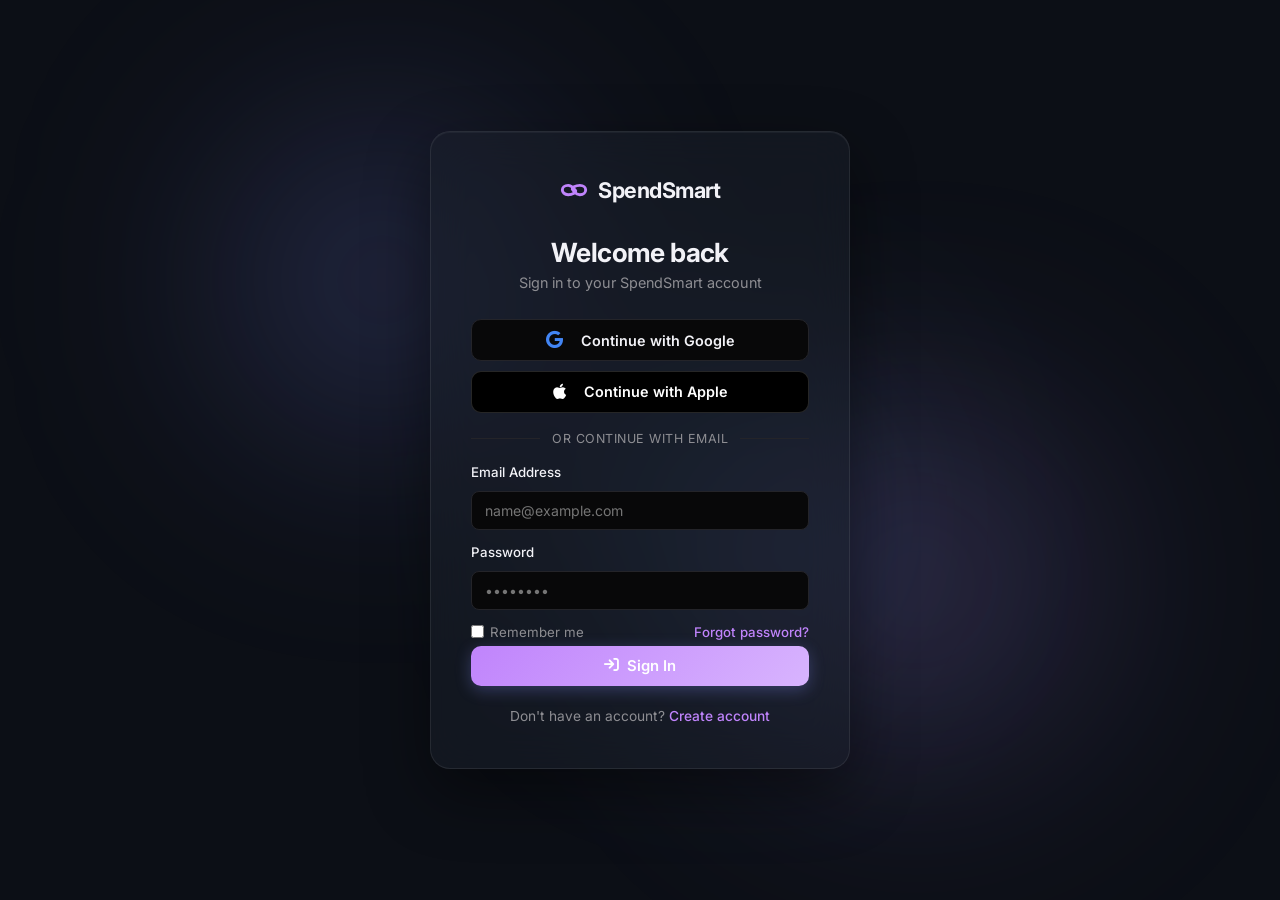
<file: login.html>
<!DOCTYPE html>
<html lang="en">
<head>
  <meta charset="UTF-8">
  <meta name="viewport" content="width=device-width, initial-scale=1.0">
  <title>Sign In – SpendSmart</title>
  <link rel="stylesheet" href="css/main.css">
  <link rel="stylesheet" href="https://cdnjs.cloudflare.com/ajax/libs/font-awesome/6.4.0/css/all.min.css">
  <link rel="icon" type="image/svg+xml" href="assets/favicon.svg">
  <style>
    body {
      display: flex;
      align-items: center;
      justify-content: center;
      min-height: 100vh;
      background-color: #0c0f16;
      padding: 24px;
      position: relative;
      overflow: hidden;
    }

    /* Premium Liquid Glass Background Blobs */
    .liquid-bg {
      position: absolute;
      top: 0;
      left: 0;
      right: 0;
      bottom: 0;
      z-index: 1;
      overflow: hidden;
      pointer-events: none;
    }

    .blob {
      position: absolute;
      border-radius: 50%;
      filter: blur(100px);
      opacity: 0.55;
      mix-blend-mode: screen;
      animation: float-blob 22s infinite alternate ease-in-out;
    }

    .blob-1 {
      top: 10%;
      left: 15%;
      width: 380px;
      height: 380px;
      background: radial-gradient(circle, rgba(129, 140, 248, 0.45) 0%, rgba(99, 102, 241, 0.05) 100%);
      animation-duration: 24s;
    }

    .blob-2 {
      bottom: 12%;
      right: 12%;
      width: 420px;
      height: 420px;
      background: radial-gradient(circle, rgba(167, 139, 250, 0.4) 0%, rgba(139, 92, 246, 0.05) 100%);
      animation-duration: 28s;
      animation-delay: -6s;
    }

    .blob-3 {
      top: 40%;
      left: 45%;
      width: 320px;
      height: 320px;
      background: radial-gradient(circle, rgba(96, 165, 250, 0.35) 0%, rgba(59, 130, 246, 0.05) 100%);
      animation-duration: 20s;
      animation-delay: -12s;
    }

    @keyframes float-blob {
      0% {
        transform: translate(0px, 0px) scale(1);
      }
      50% {
        transform: translate(60px, -50px) scale(1.15);
      }
      100% {
        transform: translate(-40px, 50px) scale(0.9);
      }
    }

    .auth-card {
      width: 100%;
      max-width: 420px;
      background: rgba(26, 31, 43, 0.55);
      border: 1px solid rgba(255, 255, 255, 0.08);
      backdrop-filter: blur(20px);
      -webkit-backdrop-filter: blur(20px);
      border-radius: 20px;
      padding: 44px 40px;
      box-shadow: 0 24px 64px rgba(0,0,0,0.45), inset 0 1px 1px rgba(255, 255, 255, 0.05);
      animation: fadeIn 0.4s ease forwards;
      position: relative;
      z-index: 10;
    }

    /* Logo */
    .auth-logo {
      display: flex;
      align-items: center;
      justify-content: center;
      gap: 10px;
      text-decoration: none;
      color: var(--text-main);
      margin-bottom: 32px;
    }
    .auth-logo span {
      font-size: 1.35rem;
      font-weight: 700;
      letter-spacing: -0.5px;
    }

    /* Header */
    .auth-header {
      text-align: center;
      margin-bottom: 28px;
    }
    .auth-header h2 {
      font-size: 1.65rem;
      font-weight: 700;
      letter-spacing: -0.6px;
      margin-bottom: 6px;
    }
    .auth-header p {
      color: var(--text-muted);
      font-size: 0.9rem;
    }

    /* Error Banner */
    .auth-error {
      display: none;
      background: rgba(248, 113, 113, 0.1);
      border: 1px solid rgba(248, 113, 113, 0.35);
      border-radius: 10px;
      padding: 10px 14px;
      font-size: 0.84rem;
      color: var(--danger);
      margin-bottom: 18px;
      text-align: center;
      line-height: 1.4;
    }

    /* Success Banner */
    .auth-success {
      display: none;
      background: rgba(52, 211, 153, 0.1);
      border: 1px solid rgba(52, 211, 153, 0.35);
      border-radius: 10px;
      padding: 10px 14px;
      font-size: 0.84rem;
      color: var(--success);
      margin-bottom: 18px;
      text-align: center;
    }

    /* Google Button */
    .btn-google {
      width: 100%;
      display: flex;
      align-items: center;
      justify-content: center;
      gap: 10px;
      padding: 11px 16px;
      background: var(--bg-main);
      border: 1.5px solid var(--border-color);
      border-radius: 10px;
      color: var(--text-main);
      font-size: 0.9rem;
      font-weight: 600;
      cursor: pointer;
      transition: all 0.2s cubic-bezier(0.4, 0, 0.2, 1);
      margin-bottom: 10px;
    }
    .btn-google:hover:not(:disabled) {
      border-color: var(--accent-primary);
      background: rgba(129, 140, 248, 0.05);
      transform: translateY(-1px);
      box-shadow: 0 4px 16px rgba(129, 140, 248, 0.2);
    }
    .btn-google:disabled { opacity: 0.65; cursor: not-allowed; transform: none; }
    .google-logo { width: 20px; height: 20px; flex-shrink: 0; }

    /* Apple Button */
    .btn-apple {
      width: 100%;
      display: flex;
      align-items: center;
      justify-content: center;
      gap: 10px;
      padding: 11px 16px;
      background: #000000;
      border: 1.5px solid rgba(255, 255, 255, 0.15);
      border-radius: 10px;
      color: #ffffff;
      font-size: 0.9rem;
      font-weight: 600;
      cursor: pointer;
      transition: all 0.2s cubic-bezier(0.4, 0, 0.2, 1);
      margin-bottom: 14px;
    }
    .btn-apple:hover:not(:disabled) {
      border-color: rgba(255, 255, 255, 0.35);
      background: #0d0f14;
      transform: translateY(-1px);
      box-shadow: 0 4px 16px rgba(255, 255, 255, 0.08);
    }
    .btn-apple:disabled { opacity: 0.65; cursor: not-allowed; transform: none; }

    /* Divider */
    .auth-divider {
      display: flex;
      align-items: center;
      gap: 12px;
      color: var(--text-muted);
      font-size: 0.78rem;
      margin: 18px 0;
      text-transform: uppercase;
      letter-spacing: 0.5px;
    }
    .auth-divider::before, .auth-divider::after {
      content: '';
      flex: 1;
      height: 1px;
      background: var(--border-color);
    }

    /* Form */
    .form-group { margin-bottom: 14px; }
    .form-group label {
      display: block;
      font-size: 0.83rem;
      font-weight: 500;
      color: var(--text-main);
      margin-bottom: 5px;
    }
    .form-control {
      width: 100%;
      padding: 10px 13px;
      background: var(--bg-main);
      border: 1.5px solid var(--border-color);
      border-radius: 8px;
      color: var(--text-main);
      font-size: 0.88rem;
      outline: none;
      transition: border-color 0.15s, box-shadow 0.15s;
    }
    .form-control:focus {
      border-color: var(--accent-primary);
      box-shadow: 0 0 0 3px rgba(129, 140, 248, 0.15);
    }

    /* Submit Button */
    .btn-submit {
      width: 100%;
      padding: 11px;
      margin-top: 6px;
      font-size: 0.93rem;
      font-weight: 600;
      display: flex;
      align-items: center;
      justify-content: center;
      gap: 8px;
      border-radius: 10px;
      border: none;
      background: linear-gradient(135deg, var(--accent-primary) 0%, var(--accent-purple) 100%);
      color: white;
      cursor: pointer;
      box-shadow: 0 4px 16px rgba(129, 140, 248, 0.3);
      transition: all 0.2s cubic-bezier(0.4, 0, 0.2, 1);
    }
    .btn-submit:hover:not(:disabled) {
      transform: translateY(-1px);
      box-shadow: 0 6px 22px rgba(129, 140, 248, 0.42);
    }
    .btn-submit:disabled { opacity: 0.7; cursor: not-allowed; transform: none; }

    /* Row options */
    .form-row {
      display: flex;
      justify-content: space-between;
      align-items: center;
      margin: 10px 0 4px;
      font-size: 0.83rem;
    }
    .checkbox-label {
      display: flex;
      align-items: center;
      gap: 6px;
      color: var(--text-muted);
      cursor: pointer;
    }
    .link-primary {
      color: var(--accent-primary);
      text-decoration: none;
      font-weight: 500;
      cursor: pointer;
    }
    .link-primary:hover { text-decoration: underline; }

    /* Toggle */
    .auth-toggle {
      text-align: center;
      margin-top: 22px;
      font-size: 0.86rem;
      color: var(--text-muted);
    }
    .auth-toggle .link-primary { font-size: 0.86rem; }

    /* Hidden state */
    #signup-view { display: none; }
  </style>
</head>
<body>

  <div class="liquid-bg">
    <div class="blob blob-1"></div>
    <div class="blob blob-2"></div>
    <div class="blob blob-3"></div>
  </div>

  <div class="auth-card">

    <!-- ── Logo ── -->
    <a href="index.html" class="auth-logo">
      <svg width="28" height="28" viewBox="0 0 24 24" fill="none" stroke="var(--accent-primary)" stroke-width="2.5" stroke-linecap="round" stroke-linejoin="round">
        <path d="M7 16c-3.3 0-5-2.2-5-4s1.7-4 5-4 4 2 6 4-2.7 4-6 4zm10-8c3.3 0 5 2.2 5 4s-1.7 4-5 4-4-2-6-4 2.7-4 6-4z"/>
      </svg>
      <span>SpendSmart</span>
    </a>

    <!-- ── Alerts ── -->
    <div class="auth-error" id="auth-error"></div>
    <div class="auth-success" id="auth-success"></div>

    <!-- ══════════ LOGIN VIEW ══════════ -->
    <div id="login-view">
      <div class="auth-header">
        <h2>Welcome back</h2>
        <p>Sign in to your SpendSmart account</p>
      </div>

      <!-- Google -->
      <button class="btn-google" id="btn-google-login" onclick="handleGoogleSignIn()">
        <i class="fa-brands fa-google" style="color: #4285F4; font-size: 1.1rem; margin-right: 8px;"></i>
        Continue with Google
      </button>

      <!-- Apple -->
      <button class="btn-apple" id="btn-apple-login" onclick="handleAppleSignIn()">
        <i class="fa-brands fa-apple" style="color: #ffffff; font-size: 1.1rem; margin-right: 8px;"></i>
        Continue with Apple
      </button>

      <div class="auth-divider">or continue with email</div>

      <form id="login-form" onsubmit="handleEmailLogin(event)" novalidate>
        <div class="form-group">
          <label for="login-email">Email Address</label>
          <input type="email" id="login-email" class="form-control" placeholder="name@example.com" required autocomplete="email">
        </div>
        <div class="form-group">
          <label for="login-password">Password</label>
          <input type="password" id="login-password" class="form-control" placeholder="••••••••" required autocomplete="current-password">
        </div>
        <div class="form-row">
          <label class="checkbox-label"><input type="checkbox"> Remember me</label>
          <a class="link-primary" onclick="handleForgotPassword()">Forgot password?</a>
        </div>
        <button type="submit" id="btn-login" class="btn-submit">
          <i class="fa-solid fa-arrow-right-to-bracket"></i> Sign In
        </button>
      </form>

      <div class="auth-toggle">
        Don't have an account? <a class="link-primary" onclick="showView('signup')">Create account</a>
      </div>
    </div>

    <!-- ══════════ SIGNUP VIEW ══════════ -->
    <div id="signup-view">
      <div class="auth-header">
        <h2>Create account</h2>
        <p>Start your financial journey with SpendSmart</p>
      </div>

      <!-- Google -->
      <button class="btn-google" id="btn-google-signup" onclick="handleGoogleSignIn()">
        <i class="fa-brands fa-google" style="color: #4285F4; font-size: 1.1rem; margin-right: 8px;"></i>
        Sign up with Google
      </button>

      <!-- Apple -->
      <button class="btn-apple" id="btn-apple-signup" onclick="handleAppleSignIn()">
        <i class="fa-brands fa-apple" style="color: #ffffff; font-size: 1.1rem; margin-right: 8px;"></i>
        Sign up with Apple
      </button>

      <div class="auth-divider">or sign up with email</div>

      <form id="signup-form" onsubmit="handleEmailSignup(event)" novalidate>
        <div class="form-group">
          <label for="signup-name">Full Name</label>
          <input type="text" id="signup-name" class="form-control" placeholder="Jane Doe" required autocomplete="name">
        </div>
        <div class="form-group">
          <label for="signup-email">Email Address</label>
          <input type="email" id="signup-email" class="form-control" placeholder="name@example.com" required autocomplete="email">
        </div>
        <div class="form-group">
          <label for="signup-password">Password</label>
          <input type="password" id="signup-password" class="form-control" placeholder="At least 6 characters" required autocomplete="new-password" minlength="6">
        </div>
        <button type="submit" id="btn-signup" class="btn-submit">
          <i class="fa-solid fa-user-plus"></i> Create Account
        </button>
      </form>

      <div class="auth-toggle">
        Already have an account? <a class="link-primary" onclick="showView('login')">Sign in</a>
      </div>
    </div>

  </div>

  <!-- Local Authentication Mock -->
  <script src="js/firebase.js"></script>
  <script src="js/store.js"></script>
  <script src="js/app.js"></script>

  <script>
    // ── UI Helpers ────────────────────────────────────────────
    function showView(view) {
      clearAlerts();
      document.getElementById('login-view').style.display  = view === 'login'  ? 'block' : 'none';
      document.getElementById('signup-view').style.display = view === 'signup' ? 'block' : 'none';
    }

    function showError(msg) {
      const el = document.getElementById('auth-error');
      el.innerHTML = '<i class="fa-solid fa-circle-exclamation" style="margin-right:6px;"></i>' + msg;
      el.style.display = 'block';
    }

    function showSuccess(msg) {
      const el = document.getElementById('auth-success');
      el.innerHTML = '<i class="fa-solid fa-circle-check" style="margin-right:6px;"></i>' + msg;
      el.style.display = 'block';
    }

    function clearAlerts() {
      document.getElementById('auth-error').style.display   = 'none';
      document.getElementById('auth-success').style.display = 'none';
    }

    function setBtn(id, loading, originalHTML) {
      const btn = document.getElementById(id);
      if (!btn) return;
      btn.disabled  = loading;
      btn.innerHTML = loading
        ? '<i class="fa-solid fa-spinner fa-spin"></i> Please wait…'
        : originalHTML;
    }

    // ── Error Code → Human Message ────────────────────────────
    function friendlyError(code) {
      const map = {
        'auth/user-not-found':        'No account found with this email address.',
        'auth/wrong-password':        'Incorrect password. Please try again.',
        'auth/invalid-credential':    'Incorrect email or password. Please try again.',
        'auth/email-already-in-use':  'An account already exists with this email — try signing in.',
        'auth/weak-password':         'Password must be at least 6 characters.',
        'auth/invalid-email':         'Please enter a valid email address.',
        'auth/popup-closed-by-user':  'Sign-in popup was closed. Please try again.',
        'auth/popup-blocked':         'Your browser blocked the sign-in popup. Please allow popups for this site.',
        'auth/network-request-failed':'Network error — please check your internet connection.',
        'auth/too-many-requests':     'Too many failed attempts. Please wait a moment and try again.',
        'auth/cancelled-popup-request': 'Another sign-in is already in progress.',
        'auth/operation-not-allowed': 'This sign-in method is not enabled. Contact support.',
      };
      return map[code] || `Sign-in failed (${code}). Please try again.`;
    }

    // ── Post-Auth: persist UID and route ─────────────────────
    async function onAuthSuccess(user) {
      clearAlerts();
      localStorage.setItem('spendSmart_currentAccount', user.uid);
      window.Store.init();

      // Pre-fill display name from Google/Email if profile is blank
      if (user.displayName) {
        const stored = window.Store.getUser();
        if (!stored || !stored.name) {
          window.Store.updateUser({ name: user.displayName });
        }
      }

      const dest = window.Store.isOnboardingComplete() ? 'dashboard.html' : 'onboarding.html';
      window.location.href = dest;
    }

    // ── Google Sign-In ────────────────────────────────────────
    async function handleGoogleSignIn() {
      clearAlerts();
      const btnG1 = document.getElementById('btn-google-login');
      const btnG2 = document.getElementById('btn-google-signup');
      const btnA1 = document.getElementById('btn-apple-login');
      const btnA2 = document.getElementById('btn-apple-signup');
      
      const origG1 = btnG1 ? btnG1.innerHTML : '';
      const origG2 = btnG2 ? btnG2.innerHTML : '';

      [btnG1, btnG2, btnA1, btnA2].forEach(b => { if (b) b.disabled = true; });
      [btnG1, btnG2].forEach(b => { if (b) b.innerHTML = '<i class="fa-solid fa-spinner fa-spin"></i> Connecting…'; });

      setTimeout(() => {
        [btnG1, btnG2, btnA1, btnA2].forEach(b => { if (b) b.disabled = false; });
        if (btnG1) btnG1.innerHTML = origG1;
        if (btnG2) btnG2.innerHTML = origG2;
        showError("Social authentication is disabled in this frontend-only demo. Please Sign In or Create an Account using Email.");
      }, 800);
    }

    // ── Apple Sign-In ─────────────────────────────────────────
    async function handleAppleSignIn() {
      clearAlerts();
      const btnG1 = document.getElementById('btn-google-login');
      const btnG2 = document.getElementById('btn-google-signup');
      const btnA1 = document.getElementById('btn-apple-login');
      const btnA2 = document.getElementById('btn-apple-signup');
      
      const origA1 = btnA1 ? btnA1.innerHTML : '';
      const origA2 = btnA2 ? btnA2.innerHTML : '';

      [btnG1, btnG2, btnA1, btnA2].forEach(b => { if (b) b.disabled = true; });
      [btnA1, btnA2].forEach(b => { if (b) b.innerHTML = '<i class="fa-solid fa-spinner fa-spin"></i> Connecting…'; });

      setTimeout(() => {
        [btnG1, btnG2, btnA1, btnA2].forEach(b => { if (b) b.disabled = false; });
        if (btnA1) btnA1.innerHTML = origA1;
        if (btnA2) btnA2.innerHTML = origA2;
        showError("Social authentication is disabled in this frontend-only demo. Please Sign In or Create an Account using Email.");
      }, 800);
    }

    // ── Email Login ───────────────────────────────────────────
    async function handleEmailLogin(e) {
      e.preventDefault();
      clearAlerts();
      const email    = document.getElementById('login-email').value.trim();
      const password = document.getElementById('login-password').value;
      const origHTML = document.getElementById('btn-login').innerHTML;

      setBtn('btn-login', true);
      try {
        const user = await window.signInWithEmail(email, password);
        await onAuthSuccess(user);
      } catch (err) {
        setBtn('btn-login', false, origHTML);
        showError(friendlyError(err.code));
      }
    }

    // ── Email Sign-Up ─────────────────────────────────────────
    async function handleEmailSignup(e) {
      e.preventDefault();
      clearAlerts();
      const name     = document.getElementById('signup-name').value.trim();
      const email    = document.getElementById('signup-email').value.trim();
      const password = document.getElementById('signup-password').value;
      const origHTML = document.getElementById('btn-signup').innerHTML;

      if (!name) { showError('Please enter your full name.'); return; }

      setBtn('btn-signup', true);
      try {
        const user = await window.signUpWithEmail(email, password);
        // Attach display name to the Firebase profile
        await user.updateProfile({ displayName: name });
        await onAuthSuccess(user);
      } catch (err) {
        setBtn('btn-signup', false, origHTML);
        showError(friendlyError(err.code));
      }
    }

    // ── Password Reset ────────────────────────────────────────
    async function handleForgotPassword() {
      clearAlerts();
      const email = document.getElementById('login-email').value.trim();
      if (!email) {
        showError('Enter your email address in the field above, then click "Forgot password?".');
        return;
      }
      try {
        await window.firebaseAuth.sendPasswordResetEmail(email);
        showSuccess(`Password reset link sent to <strong>${email}</strong>. Check your inbox.`);
      } catch (err) {
        showError(friendlyError(err.code));
      }
    }

    // ── Handle Initial View Toggling from Query Parameter ─────
    document.addEventListener('DOMContentLoaded', () => {
      const params = new URLSearchParams(window.location.search);
      const view = params.get('view');
      if (view === 'signup') {
        showView('signup');
      } else {
        showView('login');
      }
    });
  </script>

</body>
</html>
</file>
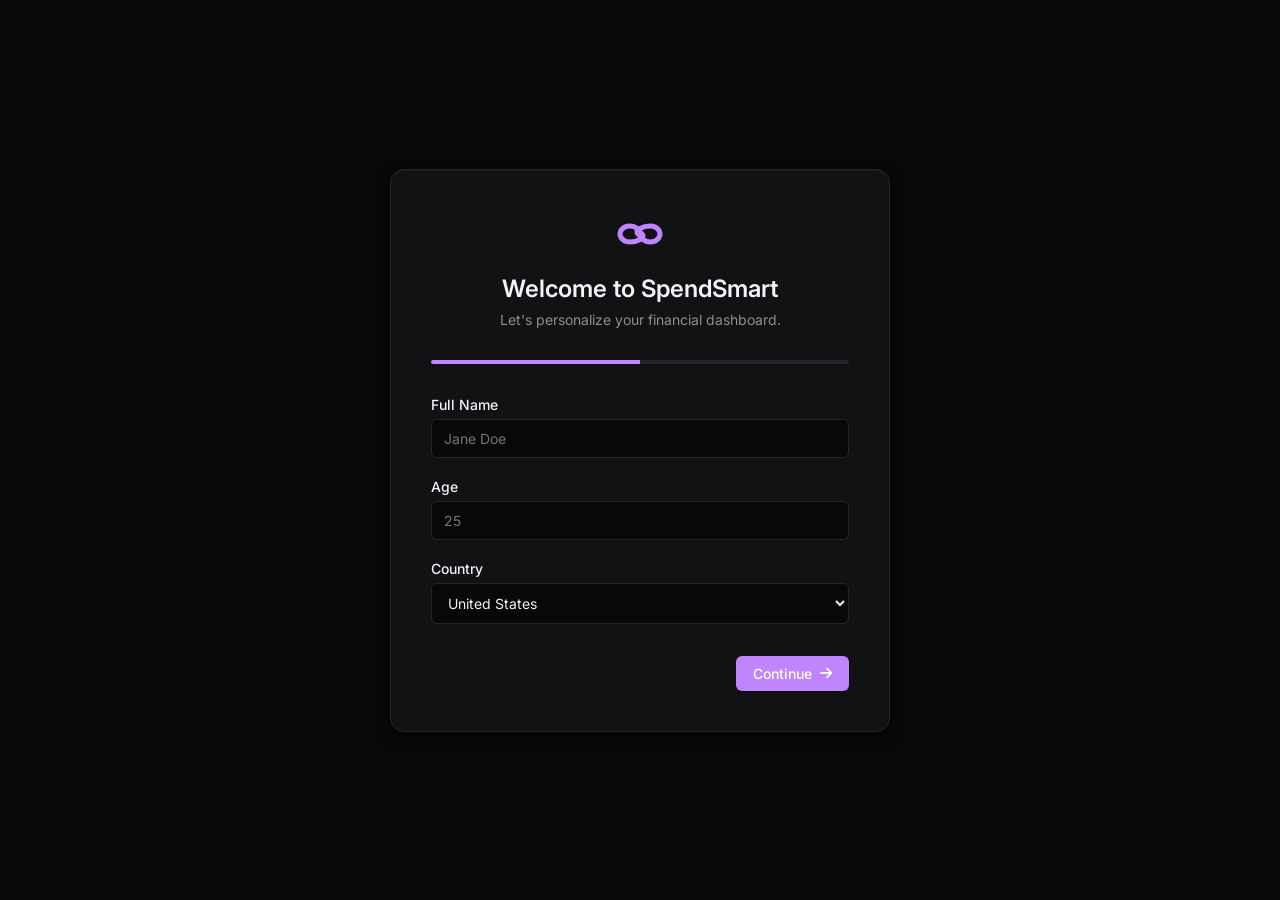
<file: onboarding.html>
<!DOCTYPE html>
<html lang="en">
<head>
  <meta charset="UTF-8">
  <meta name="viewport" content="width=device-width, initial-scale=1.0">
  <title>Setup Your Account - SpendSmart</title>
  <link rel="stylesheet" href="css/main.css">
  <link rel="stylesheet" href="https://cdnjs.cloudflare.com/ajax/libs/font-awesome/6.4.0/css/all.min.css">
  <style>
    body {
      display: flex;
      flex-direction: column;
      align-items: center;
      justify-content: center;
      min-height: 100vh;
      background-color: var(--bg-main);
    }

    .onboarding-container {
      width: 100%;
      max-width: 500px;
      padding: 40px;
    }

    .header-section {
      text-align: center;
      margin-bottom: 32px;
    }

    .header-section i {
      font-size: 2.5rem;
      color: var(--accent-primary);
      margin-bottom: 16px;
    }

    .header-section h2 {
      font-size: 1.5rem;
      font-weight: 600;
      margin-bottom: 8px;
    }

    .header-section p {
      color: var(--text-muted);
      font-size: 0.875rem;
    }

    .progress-bar {
      width: 100%;
      height: 4px;
      background: var(--border-color);
      border-radius: 4px;
      margin-bottom: 32px;
      overflow: hidden;
    }

    .progress-fill {
      height: 100%;
      background: var(--accent-primary);
      width: 50%;
      transition: width 0.3s ease;
    }

    .step {
      display: none;
    }

    .step.active {
      display: block;
      animation: fadeIn 0.4s ease forwards;
    }

    .nav-buttons {
      display: flex;
      justify-content: space-between;
      margin-top: 32px;
    }

  </style>
  <link rel="icon" type="image/svg+xml" href="assets/favicon.svg">
</head>
<body>

  <div class="card onboarding-container">
    <div class="header-section">
      <div style="display: flex; justify-content: center; margin-bottom: 16px;">
        <svg width="48" height="48" viewBox="0 0 24 24" fill="none" stroke="var(--accent-primary)" stroke-width="2.5" stroke-linecap="round" stroke-linejoin="round">
          <path d="M7 16c-3.3 0-5-2.2-5-4s1.7-4 5-4 4 2 6 4-2.7 4-6 4zm10-8c3.3 0 5 2.2 5 4s-1.7 4-5 4-4-2-6-4 2.7-4 6-4z"/>
        </svg>
      </div>
      <h2>Welcome to SpendSmart</h2>
      <p>Let's personalize your financial dashboard.</p>
    </div>

    <div class="progress-bar">
      <div class="progress-fill" id="progress-bar"></div>
    </div>

    <form id="onboarding-form">
      
      <!-- Step 1: Personal Info -->
      <div class="step active" id="step-1">
        <div class="form-group">
          <label>Full Name</label>
          <input type="text" id="ob-name" class="form-control" placeholder="Jane Doe" required>
        </div>
        <div class="form-group">
          <label>Age</label>
          <input type="number" id="ob-age" class="form-control" placeholder="25" min="13" max="120" required>
        </div>
        <div class="form-group">
          <label>Country</label>
          <select id="ob-country" class="form-control" required>
            <option value="US">United States</option>
            <option value="UK">United Kingdom</option>
            <option value="CA">Canada</option>
            <option value="IN">India</option>
            <option value="EU">European Union</option>
            <option value="OTHER">Other</option>
          </select>
        </div>
        
        <div class="nav-buttons" style="justify-content: flex-end;">
          <button type="button" class="btn btn-primary" onclick="nextStep(2)">Continue <i class="fa-solid fa-arrow-right"></i></button>
        </div>
      </div>

      <!-- Step 2: Financial Info -->
      <div class="step" id="step-2">
        <div class="form-group">
          <label>Preferred Currency</label>
          <select id="ob-currency" class="form-control" required>
            <option value="USD">USD ($)</option>
            <option value="EUR">EUR (€)</option>
            <option value="GBP">GBP (£)</option>
            <option value="INR">INR (₹)</option>
            <option value="JPY">JPY (¥)</option>
          </select>
        </div>
        <div class="form-group">
          <label>Monthly Income (Estimated)</label>
          <input type="number" id="ob-income" class="form-control" placeholder="5000" min="0" required>
        </div>
        <div class="form-group">
          <label>Monthly Budget Goal</label>
          <input type="number" id="ob-budget" class="form-control" placeholder="3000" min="0" required>
        </div>
        
        <div class="nav-buttons">
          <button type="button" class="btn btn-secondary" onclick="nextStep(1)">Back</button>
          <button type="submit" class="btn btn-primary">Complete Setup <i class="fa-solid fa-check"></i></button>
        </div>
      </div>

    </form>
  </div>

  <script src="js/firebase.js"></script>
  <script src="js/store.js"></script>
  <script src="js/app.js"></script>
  <script src="js/onboarding.js"></script>
</body>
</html>
</file>
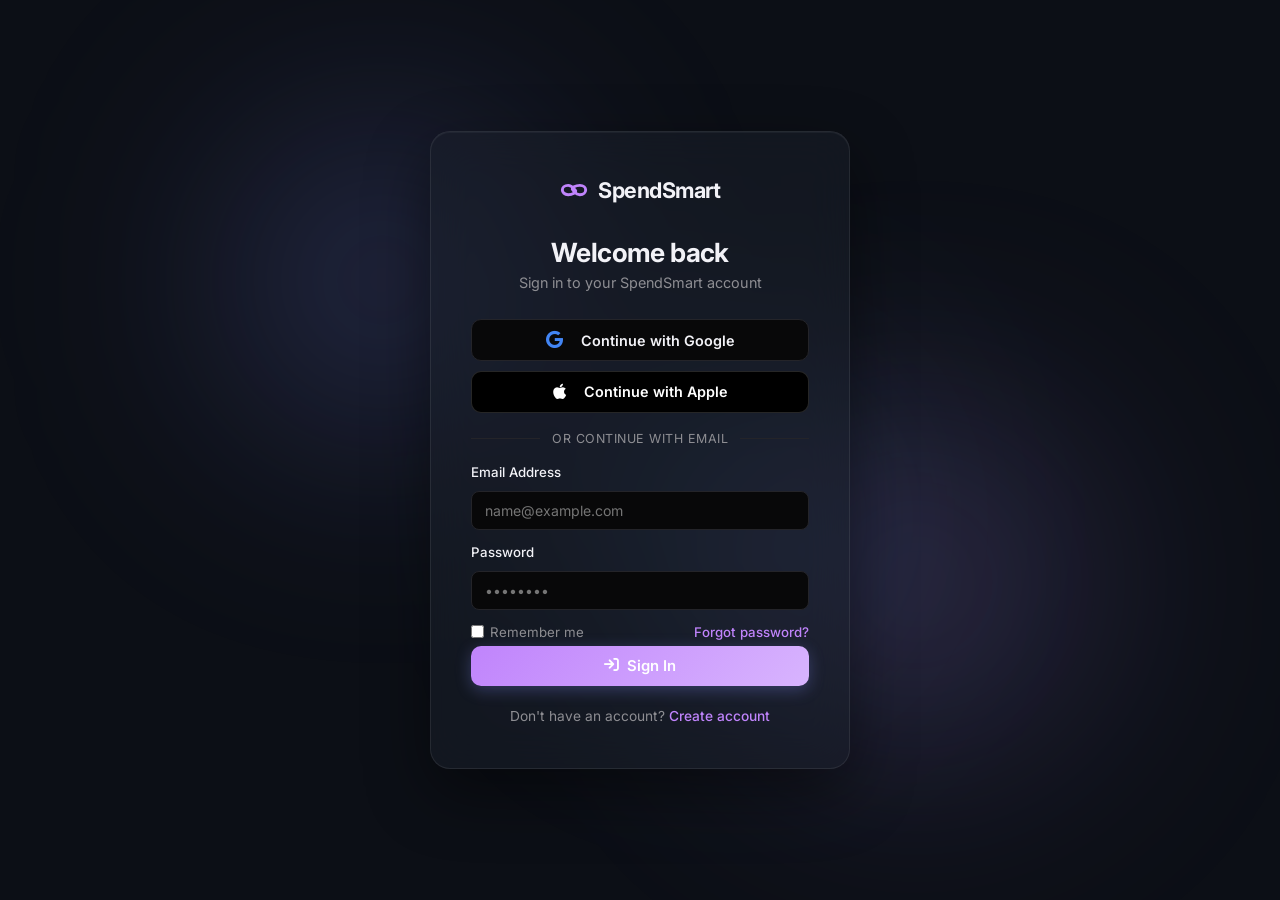
<file: settings.html>
<!DOCTYPE html>
<html lang="en">
<head>
  <meta charset="UTF-8">
  <meta name="viewport" content="width=device-width, initial-scale=1.0">
  <title>Settings - SpendSmart</title>
  <link rel="stylesheet" href="css/main.css">
  <link rel="stylesheet" href="css/layout.css">
  <link rel="stylesheet" href="https://cdnjs.cloudflare.com/ajax/libs/font-awesome/6.4.0/css/all.min.css">
  <style>
    .settings-nav {
      display: flex;
      gap: 32px;
      margin-bottom: 32px;
      border-bottom: 1px solid var(--border-color);
      overflow-x: auto;
    }
    .settings-tab {
      padding: 12px 0;
      color: var(--text-muted);
      cursor: pointer;
      border-bottom: 2px solid transparent;
      font-weight: 500;
      font-size: 0.875rem;
      white-space: nowrap;
    }
    .settings-tab.active {
      color: var(--text-main);
      border-bottom-color: var(--accent-primary);
    }
    .settings-tab:hover:not(.active) {
      color: var(--text-main);
    }
    
    .settings-section {
      display: none;
      animation: fadeIn 0.3s ease;
      max-width: 700px;
    }
    .settings-section.active {
      display: block;
    }

    .avatar-upload {
      display: flex;
      align-items: center;
      gap: 24px;
      margin-bottom: 32px;
    }
    
    .avatar-upload .avatar-lg {
      width: 80px;
      height: 80px;
      border-radius: 50%;
      background: var(--accent-primary);
      display: flex;
      align-items: center;
      justify-content: center;
      font-size: 1.5rem;
      color: white;
      font-weight: 600;
    }
    
    .toggle-switch {
      position: relative;
      width: 44px;
      height: 24px;
      background: var(--border-color);
      border-radius: 24px;
      cursor: pointer;
      transition: background 0.2s;
    }
    .toggle-switch.on {
      background: var(--accent-primary);
    }
    .toggle-switch::after {
      content: '';
      position: absolute;
      top: 2px;
      left: 2px;
      width: 20px;
      height: 20px;
      background: white;
      border-radius: 50%;
      transition: transform 0.2s;
    }
    .toggle-switch.on::after {
      transform: translateX(20px);
    }
  </style>
  <link rel="icon" type="image/svg+xml" href="assets/favicon.svg">
</head>
<body>
  <div class="app-container">
    
    <!-- Sidebar -->
    <aside class="sidebar" id="sidebar">
      <a href="index.html" class="sidebar-logo">
        <svg width="28" height="28" viewBox="0 0 24 24" fill="none" stroke="var(--accent-primary)" stroke-width="2.5" stroke-linecap="round" stroke-linejoin="round">
          <path d="M7 16c-3.3 0-5-2.2-5-4s1.7-4 5-4 4 2 6 4-2.7 4-6 4zm10-8c3.3 0 5 2.2 5 4s-1.7 4-5 4-4-2-6-4 2.7-4 6-4z"/>
        </svg>
        <span>SpendSmart</span>
      </a>
      
      <nav class="sidebar-nav">
        <a href="dashboard.html" class="nav-item">
          <i class="fa-solid fa-house"></i> <span>Dashboard</span>
        </a>
        <a href="analytics.html" class="nav-item">
          <i class="fa-solid fa-chart-pie"></i> <span>Analytics</span>
        </a>
        <a href="calendar.html" class="nav-item">
          <i class="fa-solid fa-calendar"></i> <span>Calendar</span>
        </a>
        <a href="goals.html" class="nav-item">
          <i class="fa-solid fa-bullseye"></i> <span>Savings Goals</span>
        </a>

        <a href="settings.html" class="nav-item active">
          <i class="fa-solid fa-gear"></i> <span>Settings</span>
        </a>
      </nav>
      
      <div class="sidebar-bottom">
        <a href="#" onclick="handleLogout(event)" class="nav-item text-muted hover-danger">
          <i class="fa-solid fa-arrow-right-from-bracket"></i> <span>Logout</span>
        </a>
      </div>
    </aside>

    <!-- Main Content -->
    <main class="main-content">
      <header class="topbar">
        <div class="topbar-left">
          <button class="menu-toggle-btn" onclick="window.App.toggleSidebarCollapse()">
            <i class="fa-solid fa-bars"></i>
          </button>

          <div>
            <h2>Settings ⚙️</h2>
            <p class="text-muted text-sm">Manage your account preferences</p>
          </div>
        </div>
        
        <div class="topbar-right">
          <button class="theme-toggle-btn" onclick="window.App.toggleTheme()" title="Toggle Theme">
            <i class="fa-solid fa-sun"></i>
          </button>
          <div class="user-profile">
            <div class="avatar">JD</div>
            <span class="font-medium text-sm hide-mobile">John Doe</span>
          </div>
        </div>
      </header>

      <div class="content-wrapper">
        <div class="card section-card animate-fade-in" style="min-height: 600px;">
          
          <div class="settings-nav">
            <div class="settings-tab active" onclick="switchTab('profile')">Profile 👤</div>
            <div class="settings-tab" onclick="switchTab('preferences')">Preferences ⚙️</div>
            <div class="settings-tab" onclick="switchTab('appearance')">Appearance 🎨</div>
            <div class="settings-tab" onclick="switchTab('security')">Security 🔒</div>
            <div class="settings-tab" onclick="switchTab('notifications')">Notifications 🔔</div>
          </div>

          <!-- Profile Section -->
          <div id="tab-profile" class="settings-section active">
            <div class="avatar-upload">
              <div class="avatar-lg" id="profile-avatar-lg">JD</div>
              <div>
                <h4 style="margin-bottom: 8px;">Profile Picture</h4>
                <div class="flex gap-2">
                  <button class="btn btn-secondary text-sm">Upload new image</button>
                  <button class="btn btn-secondary text-sm" style="color: var(--danger);">Remove</button>
                </div>
              </div>
            </div>
            
            <form id="form-profile" onsubmit="saveProfile(event)">
              <div class="main-grid" style="grid-template-columns: 1fr 1fr; gap: 16px; margin-bottom: 16px;">
                <div class="form-group">
                  <label>Full Name</label>
                  <input type="text" id="set-name" class="form-control" required>
                </div>
                <div class="form-group">
                  <label>Age</label>
                  <input type="number" id="set-age" class="form-control" required>
                </div>
              </div>
              <div class="form-group">
                <label>Email Address</label>
                <input type="email" class="form-control" value="john.doe@example.com" disabled>
                <span class="text-xs text-muted" style="margin-top: 4px;">To change your email, contact support.</span>
              </div>
              
              <button type="submit" class="btn btn-primary" style="margin-top: 16px;">Save Profile</button>
            </form>
          </div>

          <!-- Preferences Section -->
          <div id="tab-preferences" class="settings-section">
            <form id="form-preferences" onsubmit="savePreferences(event)">
              <div class="form-group">
                <label>Country</label>
                <select id="set-country" class="form-control" style="max-width: 300px;">
                  <option value="US">United States</option>
                  <option value="UK">United Kingdom</option>
                  <option value="CA">Canada</option>
                  <option value="IN">India</option>
                  <option value="EU">European Union</option>
                  <option value="OTHER">Other</option>
                </select>
              </div>
              
              <div class="form-group">
                <label>Language</label>
                <select id="set-language" class="form-control" style="max-width: 300px;">
                  <option value="en">English (US)</option>
                  <option value="es">Spanish (ES)</option>
                  <option value="fr">French (FR)</option>
                </select>
              </div>

              <div class="form-group">
                <label>Currency</label>
                <select id="set-currency" class="form-control" style="max-width: 300px;">
                  <option value="USD">USD ($)</option>
                  <option value="EUR">EUR (€)</option>
                  <option value="GBP">GBP (£)</option>
                  <option value="INR">INR (₹)</option>
                  <option value="JPY">JPY (¥)</option>
                </select>
              </div>
              
              <div class="form-group">
                <label>Monthly Budget Goal</label>
                <input type="number" id="set-budget" class="form-control" style="max-width: 300px;" required>
              </div>
              
              <button type="submit" class="btn btn-primary" style="margin-top: 16px;">Save Preferences</button>
            </form>
          </div>

          <!-- Appearance Section -->
          <div id="tab-appearance" class="settings-section">
            <form id="form-appearance" onsubmit="saveAppearance(event)">
              <div class="form-group">
                <label>Theme Preference</label>
                <select id="set-theme" class="form-control" style="max-width: 300px;">
                  <option value="dark">Dark Mode (Default)</option>
                  <option value="light">Light Mode</option>
                </select>
                <span class="text-xs text-muted" style="margin-top: 4px;">Choose how the app looks for you.</span>
              </div>
              
              <button type="submit" class="btn btn-primary" style="margin-top: 16px;">Save Appearance</button>
            </form>
          </div>

          <!-- Security Section -->
          <div id="tab-security" class="settings-section">
            <h4 style="margin-bottom: 16px;">Change Password</h4>
            <form onsubmit="event.preventDefault(); if(typeof showToast === 'function') showToast('Password updated'); this.reset();">
              <div class="form-group">
                <label>Current Password</label>
                <input type="password" class="form-control" style="max-width: 300px;" required>
              </div>
              <div class="form-group">
                <label>New Password</label>
                <input type="password" class="form-control" style="max-width: 300px;" required>
              </div>
              <div class="form-group">
                <label>Confirm New Password</label>
                <input type="password" class="form-control" style="max-width: 300px;" required>
              </div>
              <button type="submit" class="btn btn-primary" style="margin-top: 16px;">Update Password</button>
            </form>
          </div>

          <!-- Notifications Section -->
          <div id="tab-notifications" class="settings-section">
            <div style="display: flex; flex-direction: column; gap: 24px;">
              <div class="flex justify-between items-center">
                <div>
                  <h4 style="font-size: 0.95rem; font-weight: 500;">Email Alerts</h4>
                  <p class="text-sm text-muted">Receive a weekly summary of your expenses.</p>
                </div>
                <div class="toggle-switch on" onclick="this.classList.toggle('on')"></div>
              </div>
              
              <div class="flex justify-between items-center">
                <div>
                  <h4 style="font-size: 0.95rem; font-weight: 500;">Budget Warnings</h4>
                  <p class="text-sm text-muted">Get notified when you exceed 80% of your budget.</p>
                </div>
                <div class="toggle-switch on" onclick="this.classList.toggle('on')"></div>
              </div>
              
              <div class="flex justify-between items-center">
                <div>
                  <h4 style="font-size: 0.95rem; font-weight: 500;">Product Updates</h4>
                  <p class="text-sm text-muted">Hear about new features and improvements.</p>
                </div>
                <div class="toggle-switch" onclick="this.classList.toggle('on')"></div>
              </div>
            </div>
          </div>

        </div>
      </div>
    </main>
  </div>

  <!-- Floating AI Assistant -->
  <button class="ai-fab" id="ai-fab" onclick="toggleAIPanel()">
    <i class="fa-solid fa-robot"></i>
  </button>

  <div class="ai-panel" id="ai-panel">
    <div class="ai-panel-header">
      <div style="display: flex; align-items: center; gap: 12px;">
        <div style="width: 32px; height: 32px; border-radius: 8px; background: var(--accent-primary); color: white; display: flex; align-items: center; justify-content: center;">
          <i class="fa-solid fa-robot"></i>
        </div>
        <div>
          <div style="font-weight: 600; font-size: 0.95rem;">SpendSmart AI</div>
          <div style="font-size: 0.75rem; color: var(--success);">Online</div>
        </div>
      </div>
      <button class="btn-icon" onclick="toggleAIPanel()"><i class="fa-solid fa-xmark"></i></button>
    </div>
    
    <div class="ai-panel-messages" id="chat-messages">
      <div style="display: flex; gap: 12px; max-width: 85%;">
        <div style="width: 28px; height: 28px; border-radius: 6px; background: var(--bg-main); border: 1px solid var(--border-color); display: flex; align-items: center; justify-content: center; font-size: 0.75rem;"><i class="fa-solid fa-robot"></i></div>
        <div style="display: flex; flex-direction: column; gap: 4px;">
          <div style="padding: 10px 14px; background: linear-gradient(135deg, var(--bg-main) 0%, rgba(99, 102, 241, 0.05) 100%); border: 1px solid var(--border-color); border-radius: 12px; border-top-left-radius: 4px; font-size: 0.875rem; line-height: 1.5; box-shadow: 0 2px 8px rgba(0,0,0,0.05);">
            Hello! I am your AI assistant. How can I help you analyze your spending today?
          </div>
          <span style="font-size: 0.65rem; color: var(--text-muted); align-self: flex-start;">Just now</span>
        </div>
      </div>
    </div>
    
    <div class="ai-panel-input">
      <div style="display: flex; gap: 8px; margin-bottom: 12px; overflow-x: auto; padding-bottom: 4px;">
        <div class="suggestion-chip" onclick="sendSuggestion('Budget summary')" style="font-size: 0.75rem; padding: 4px 8px; background: var(--bg-card); border: 1px solid var(--border-color); border-radius: 12px; cursor: pointer; white-space: nowrap;">Budget summary</div>
        <div class="suggestion-chip" onclick="sendSuggestion('Top expense?')" style="font-size: 0.75rem; padding: 4px 8px; background: var(--bg-card); border: 1px solid var(--border-color); border-radius: 12px; cursor: pointer; white-space: nowrap;">Top expense?</div>
      </div>
      <form id="chat-form" style="display: flex; gap: 8px;">
        <input type="text" id="chat-input" class="form-control" placeholder="Ask anything..." style="padding: 8px 12px;" autocomplete="off">
        <button type="submit" class="btn btn-primary" style="padding: 8px 16px;"><i class="fa-solid fa-paper-plane"></i></button>
      </form>
    </div>
  </div>

  <!-- Toast Container -->
  <div class="toast-container" id="toast-container"></div>

  <style>
    @media (max-width: 640px) {
      .hide-mobile { display: none; }
    }
  </style>

  <script src="js/firebase.js"></script>
  <script src="js/store.js"></script>
  <script src="js/app.js"></script>
  <script src="js/expense.js"></script>
  <script src="js/settings.js"></script>
  <script src="js/ai.js"></script>
</body>
</html>
</file>
<file: css/main.css>
@import url('https://fonts.googleapis.com/css2?family=Inter:wght@400;500;600;700&display=swap');

:root {
  /* Neutral Dark Theme - Pure Charcoal & Grays (No Blue Hues!) */
  --bg-main: #080809;
  --bg-card: #121214;
  --bg-card-hover: #1C1C20;
  --border-color: #242429;
  
  --text-main: #F2F2F7;
  --text-muted: #8E8E93;
  
  --accent-primary: #C084FC; /* Pastel Violet */
  --accent-primary-hover: #A78BFA;
  
  --accent-blue: #93C5FD;    /* Soft Pastel Blue */
  --accent-green: #86EFAC;   /* Soft Pastel Green */
  --accent-red: #FCA5A5;     /* Soft Pastel Red */
  --accent-purple: #D8B4FE;  /* Soft Pastel Purple */
  --accent-orange: #FDE68A;  /* Soft Pastel Yellow/Orange */
  --accent-pink: #FBCFE8;    /* Soft Pastel Pink */

  --success: #86EFAC;
  --success-bg: rgba(134, 239, 172, 0.1);
  --danger: #FCA5A5;
  --danger-bg: rgba(252, 165, 165, 0.1);
  --warning: #FDE68A;
  --warning-bg: rgba(253, 230, 138, 0.1);

  /* Page-specific active link background highlights - Dark Mode */
  --active-blue-bg: rgba(147, 197, 253, 0.08);
  --active-green-bg: rgba(134, 239, 172, 0.08);
  --active-red-bg: rgba(252, 165, 165, 0.08);
  --active-purple-bg: rgba(216, 180, 254, 0.08);
  --active-orange-bg: rgba(253, 230, 138, 0.08);
  --active-pink-bg: rgba(251, 207, 232, 0.08);
  
  --shadow-sm: 0 1px 2px 0 rgba(0, 0, 0, 0.5);
  --shadow-md: 0 4px 12px rgba(0, 0, 0, 0.6);
  --shadow-lg: 0 10px 25px -5px rgba(0, 0, 0, 0.7);
  --shadow-hover: 0 12px 24px rgba(0, 0, 0, 0.5), 0 0 12px rgba(255, 255, 255, 0.03);
  --shadow-card: inset 0 1px 0 rgba(255, 255, 255, 0.03), 0 4px 12px rgba(0, 0, 0, 0.5);
  
  --radius: 14px;
  
  /* Transitions */
  --transition-fast: 0.15s cubic-bezier(0.4, 0, 0.2, 1);
  --transition-normal: 0.3s cubic-bezier(0.4, 0, 0.2, 1);
}

[data-theme="light"] {
  /* Minimalist Light Theme - Dusty Pastels for readability */
  --bg-main: #F4F4F6;
  --bg-card: #FFFFFF;
  --bg-card-hover: #F8F8FA;
  --border-color: #E5E5EA;
  
  --text-main: #1C1C1E;
  --text-muted: #8E8E93;
  
  --accent-primary: #A78BFA; /* Soft Pastel Purple */
  --accent-primary-hover: #8B5CF6;
  
  --accent-blue: #4A7BB0;    /* Dusty Pastel Blue */
  --accent-green: #4E9A74;   /* Dusty Pastel Green */
  --accent-red: #D27D7D;     /* Dusty Pastel Red */
  --accent-purple: #8B6EB8;  /* Dusty Pastel Purple */
  --accent-orange: #C6902B;  /* Dusty Pastel Amber/Orange */
  --accent-pink: #D47FA6;    /* Dusty Pastel Pink */

  --success: #4E9A74;
  --success-bg: rgba(78, 154, 116, 0.1);
  --danger: #D27D7D;
  --danger-bg: rgba(210, 125, 125, 0.1);
  --warning: #C6902B;
  --warning-bg: rgba(198, 144, 43, 0.1);

  /* Page-specific active link background highlights - Light Mode */
  --active-blue-bg: rgba(74, 123, 176, 0.08);
  --active-green-bg: rgba(78, 154, 116, 0.08);
  --active-red-bg: rgba(210, 125, 125, 0.08);
  --active-purple-bg: rgba(139, 110, 184, 0.08);
  --active-orange-bg: rgba(198, 144, 43, 0.08);
  --active-pink-bg: rgba(212, 127, 166, 0.08);

  --shadow-sm: 0 1px 2px rgba(0, 0, 0, 0.05);
  --shadow-md: 0 4px 12px rgba(0, 0, 0, 0.05);
  --shadow-lg: 0 10px 25px rgba(0, 0, 0, 0.08);
  --shadow-hover: 0 12px 24px rgba(0, 0, 0, 0.1);
  --shadow-card: 0 2px 8px rgba(0, 0, 0, 0.04);
}

* {
  margin: 0;
  padding: 0;
  box-sizing: border-box;
  font-family: 'Inter', sans-serif;
}

body {
  background-color: var(--bg-main);
  color: var(--text-main);
  min-height: 100vh;
  overflow-x: hidden;
  transition: background-color var(--transition-normal), color var(--transition-normal);
  -webkit-font-smoothing: antialiased;
  -moz-osx-font-smoothing: grayscale;
}

/* Card Utility */
.card {
  background: var(--bg-card);
  border: 1px solid var(--border-color);
  box-shadow: var(--shadow-card);
  border-radius: var(--radius);
  transition: all var(--transition-normal);
}

.card:hover {
  box-shadow: var(--shadow-hover);
  border-color: rgba(99, 102, 241, 0.3);
}

/* Buttons */
.btn {
  display: inline-flex;
  align-items: center;
  justify-content: center;
  padding: 8px 16px;
  border-radius: 6px;
  border: 1px solid transparent;
  font-weight: 500;
  font-size: 0.875rem;
  cursor: pointer;
  transition: all var(--transition-fast);
  text-decoration: none;
  gap: 8px;
}

.btn-primary {
  background-color: var(--accent-primary);
  color: white;
  box-shadow: var(--shadow-sm);
}

.btn-primary:hover {
  background-color: var(--accent-primary-hover);
}

.btn-secondary {
  background-color: var(--bg-card);
  border-color: var(--border-color);
  color: var(--text-main);
  box-shadow: var(--shadow-sm);
}

.btn-secondary:hover {
  background-color: var(--bg-card-hover);
}

/* Layout Utilities */
.container {
  max-width: 1200px;
  margin: 0 auto;
  padding: 0 24px;
}

.flex { display: flex; }
.flex-col { flex-direction: column; }
.items-center { align-items: center; }
.justify-between { justify-content: space-between; }
.justify-center { justify-content: center; }
.gap-1 { gap: 4px; }
.gap-2 { gap: 8px; }
.gap-3 { gap: 16px; }
.gap-4 { gap: 24px; }

/* Forms */
.form-group {
  margin-bottom: 20px;
  display: flex;
  flex-direction: column;
  gap: 6px;
}

.form-group label {
  font-size: 0.875rem;
  color: var(--text-main);
  font-weight: 500;
}

.form-control {
  width: 100%;
  padding: 10px 12px;
  background: var(--bg-main);
  border: 1px solid var(--border-color);
  border-radius: 6px;
  color: var(--text-main);
  font-size: 0.875rem;
  outline: none;
  transition: border-color var(--transition-fast), box-shadow var(--transition-fast);
}

.form-control:focus {
  border-color: var(--accent-primary);
  box-shadow: 0 0 0 2px rgba(99, 102, 241, 0.2);
}

.form-control:disabled {
  opacity: 0.6;
  cursor: not-allowed;
}

/* Typography Utilities */
.text-sm { font-size: 0.875rem; }
.text-xs { font-size: 0.75rem; }
.text-muted { color: var(--text-muted); }
.font-medium { font-weight: 500; }
.font-semibold { font-weight: 600; }

/* Animations */
@keyframes fadeIn {
  from { opacity: 0; }
  to { opacity: 1; }
}
.animate-fade-in { animation: fadeIn 0.4s cubic-bezier(0.4, 0, 0.2, 1) forwards; }

@keyframes slideUp {
  from { opacity: 0; transform: translateY(15px); }
  to { opacity: 1; transform: translateY(0); }
}
.animate-slide-up { animation: slideUp 0.4s cubic-bezier(0.4, 0, 0.2, 1) forwards; }

@keyframes float {
  0% { transform: translateY(0px); }
  50% { transform: translateY(-6px); }
  100% { transform: translateY(0px); }
}
.animate-float { animation: float 6s ease-in-out infinite; }
</file>
<file: css/layout.css>
/* App Layout Styling */
.app-container {
  display: flex;
  height: 100vh;
  overflow: hidden;
}

/* Sidebar */
.sidebar {
  width: 240px;
  background: var(--bg-card);
  border-right: 1px solid var(--border-color);
  display: flex;
  flex-direction: column;
  transition: width 0.3s cubic-bezier(0.4, 0, 0.2, 1);
  z-index: 100;
  overflow: hidden;
}

.sidebar.collapsed {
  width: 80px;
}

.sidebar.collapsed .sidebar-logo span,
.sidebar.collapsed .nav-item span {
  opacity: 0;
  display: none;
}

.sidebar.collapsed .sidebar-logo {
  justify-content: center;
  padding: 24px 0;
}

.sidebar.collapsed .nav-item {
  justify-content: center;
  padding: 12px 0;
}

.sidebar-logo {
  padding: 24px;
  font-size: 1.25rem;
  font-weight: 700;
  color: var(--text-main);
  text-decoration: none;
  display: flex;
  align-items: center;
  gap: 10px;
  letter-spacing: -0.5px;
  transition: transform 0.2s ease, text-shadow 0.2s;
}

.sidebar-logo:hover {
  transform: scale(1.02);
  text-shadow: 0 0 10px rgba(99, 102, 241, 0.3);
}

.premium-logo {
  color: url(#logoGradient); /* We will inject an SVG gradient id */
  flex-shrink: 0;
  transition: transform 0.3s cubic-bezier(0.34, 1.56, 0.64, 1), filter 0.3s;
  filter: drop-shadow(0 4px 6px rgba(0,0,0,0.1));
}

.sidebar-logo:hover .premium-logo {
  transform: translateY(-2px) scale(1.05);
  filter: drop-shadow(0 8px 12px rgba(99, 102, 241, 0.4));
}

.sidebar-nav {
  display: flex;
  flex-direction: column;
  gap: 4px;
  padding: 0 16px;
  flex: 1;
  overflow-y: auto;
}

.nav-item {
  display: flex;
  align-items: center;
  gap: 12px;
  padding: 12px 24px;
  color: var(--text-muted);
  text-decoration: none;
  font-weight: 500;
  transition: all var(--transition-normal);
  border-left: 3px solid transparent;
}

.nav-item i {
  font-size: 1.1rem;
  width: 20px;
  text-align: center;
  transition: transform var(--transition-fast), text-shadow var(--transition-fast);
}

.nav-item:hover {
  background: var(--bg-card-hover);
  color: var(--text-main);
}

.nav-item:hover i {
  transform: scale(1.1);
  color: var(--accent-primary);
}

.nav-item.active {
  background: linear-gradient(90deg, rgba(99, 102, 241, 0.1) 0%, transparent 100%);
  color: var(--accent-primary);
  border-left-color: var(--accent-primary);
}

/* Page-Specific Active Highlight Colors (Pastel Accents) */
.nav-item.active[href="dashboard.html"] {
  background: linear-gradient(90deg, var(--active-blue-bg) 0%, transparent 100%);
  color: var(--accent-blue);
  border-left-color: var(--accent-blue);
}
.nav-item.active[href="dashboard.html"] i {
  color: var(--accent-blue);
  text-shadow: 0 0 8px var(--accent-blue);
}

.nav-item.active[href="analytics.html"] {
  background: linear-gradient(90deg, var(--active-purple-bg) 0%, transparent 100%);
  color: var(--accent-purple);
  border-left-color: var(--accent-purple);
}
.nav-item.active[href="analytics.html"] i {
  color: var(--accent-purple);
  text-shadow: 0 0 8px var(--accent-purple);
}

.nav-item.active[href="calendar.html"] {
  background: linear-gradient(90deg, var(--active-green-bg) 0%, transparent 100%);
  color: var(--accent-green);
  border-left-color: var(--accent-green);
}
.nav-item.active[href="calendar.html"] i {
  color: var(--accent-green);
  text-shadow: 0 0 8px var(--accent-green);
}

.nav-item.active[href="goals.html"] {
  background: linear-gradient(90deg, var(--active-orange-bg) 0%, transparent 100%);
  color: var(--accent-orange);
  border-left-color: var(--accent-orange);
}
.nav-item.active[href="goals.html"] i {
  color: var(--accent-orange);
  text-shadow: 0 0 8px var(--accent-orange);
}

.nav-item.active[href="settings.html"] {
  background: linear-gradient(90deg, var(--active-pink-bg) 0%, transparent 100%);
  color: var(--accent-pink);
  border-left-color: var(--accent-pink);
}
.nav-item.active[href="settings.html"] i {
  color: var(--accent-pink);
  text-shadow: 0 0 8px var(--accent-pink);
}

.sidebar-bottom {
  padding: 16px;
  border-top: 1px solid var(--border-color);
}

/* Main Content Area */
.main-content {
  flex: 1;
  display: flex;
  flex-direction: column;
  overflow-y: auto;
  position: relative;
  background: var(--bg-main);
}

.topbar {
  display: flex;
  justify-content: space-between;
  align-items: center;
  padding: 16px 32px;
  position: sticky;
  top: 0;
  background: var(--bg-main);
  z-index: 50;
  border-bottom: 1px solid var(--border-color);
}

.topbar-left {
  display: flex;
  align-items: center;
  gap: 16px;
}

.menu-toggle-btn {
  background: transparent;
  border: none;
  color: var(--text-main);
  font-size: 1.2rem;
  cursor: pointer;
  padding: 8px;
  border-radius: 6px;
  transition: background 0.2s;
}
.menu-toggle-btn:hover {
  background: var(--bg-card);
}

.mobile-menu-btn {
  display: none;
  background: transparent;
  border: none;
  color: var(--text-main);
  font-size: 1.2rem;
  cursor: pointer;
}

.topbar-left h2 { font-size: 1.25rem; font-weight: 600; letter-spacing: -0.025em; }

.topbar-right {
  display: flex;
  align-items: center;
  gap: 16px;
}

.theme-toggle-btn {
  background: transparent;
  border: 1px solid var(--border-color);
  border-radius: 6px;
  width: 36px;
  height: 36px;
  display: flex;
  align-items: center;
  justify-content: center;
  color: var(--text-muted);
  cursor: pointer;
  transition: all var(--transition-fast);
}

.theme-toggle-btn:hover {
  background: var(--bg-card);
  color: var(--text-main);
}

.user-profile {
  display: flex;
  align-items: center;
  gap: 10px;
  padding: 4px 12px 4px 4px;
  border: 1px solid var(--border-color);
  border-radius: 20px;
  background: var(--bg-card);
  cursor: pointer;
  transition: background var(--transition-fast);
}

.user-profile:hover {
  background: var(--bg-card-hover);
}

.avatar {
  width: 28px;
  height: 28px;
  border-radius: 50%;
  background: var(--accent-primary);
  display: flex;
  align-items: center;
  justify-content: center;
  font-weight: 600;
  font-size: 0.75rem;
  color: white;
}

/* Content wrapper */
.content-wrapper {
  padding: 32px;
  max-width: 1400px;
  margin: 0 auto;
  width: 100%;
}

/* Dashboard Grid */
.dashboard-grid {
  display: grid;
  grid-template-columns: repeat(auto-fit, minmax(240px, 1fr));
  gap: 24px;
}

.stat-card {
  padding: 24px;
  display: flex;
  flex-direction: column;
  position: relative;
  overflow: hidden;
  animation: float 6s ease-in-out infinite;
  transform-origin: center bottom;
}

/* Add a subtle background gradient mesh */
.stat-card::before {
  content: '';
  position: absolute;
  top: 0; left: 0; right: 0; bottom: 0;
  background: linear-gradient(135deg, rgba(255,255,255,0.05) 0%, transparent 100%);
  z-index: 0;
  pointer-events: none;
}

.stat-card > * {
  position: relative;
  z-index: 1;
}

.stat-card.card-blue { border-top: 3px solid var(--accent-blue); }
.stat-card.card-red { border-top: 3px solid var(--accent-red); }
.stat-card.card-green { border-top: 3px solid var(--accent-green); }
.stat-card.card-purple { border-top: 3px solid var(--accent-purple); }

.stat-header {
  color: var(--text-muted);
  font-size: 0.875rem;
  font-weight: 500;
  display: flex;
  justify-content: space-between;
  align-items: center;
}

.stat-icon-bg {
  width: 40px;
  height: 40px;
  border-radius: 12px;
  display: flex;
  align-items: center;
  justify-content: center;
  font-size: 1.25rem;
  box-shadow: inset 0 2px 4px rgba(255,255,255,0.1);
}

.card-blue .stat-icon-bg { background: rgba(59, 130, 246, 0.15); color: var(--accent-blue); border: 1px solid rgba(59, 130, 246, 0.2); }
.card-green .stat-icon-bg { background: rgba(16, 185, 129, 0.15); color: var(--accent-green); border: 1px solid rgba(16, 185, 129, 0.2); }
.card-red .stat-icon-bg { background: rgba(239, 68, 68, 0.15); color: var(--accent-red); border: 1px solid rgba(239, 68, 68, 0.2); }
.card-purple .stat-icon-bg { background: rgba(139, 92, 246, 0.15); color: var(--accent-purple); border: 1px solid rgba(139, 92, 246, 0.2); }

.stat-value {
  font-size: 1.875rem;
  font-weight: 700;
  color: var(--text-main);
  letter-spacing: -0.025em;
}

.stat-footer {
  font-size: 0.8125rem;
  display: flex;
  align-items: center;
  gap: 6px;
  color: var(--text-muted);
}

.trend-up { color: var(--success); }
.trend-down { color: var(--danger); }

/* Main Section Layout */
.main-grid {
  display: grid;
  grid-template-columns: 2fr 1fr;
  gap: 24px;
}

.section-card {
  padding: 24px;
  background: var(--bg-card);
  border: 1px solid var(--border-color);
  border-radius: var(--radius);
}

.section-header {
  display: flex;
  justify-content: space-between;
  align-items: center;
  margin-bottom: 20px;
  padding-bottom: 12px;
  border-bottom: 1px solid var(--border-color);
}

.section-header h3 { font-size: 1rem; font-weight: 600; color: var(--text-main); }

/* Lists / Tables */
.expense-list {
  display: flex;
  flex-direction: column;
  gap: 8px;
  max-height: 400px;
  overflow-y: auto;
}

.expense-item {
  display: flex;
  justify-content: space-between;
  align-items: center;
  padding: 12px;
  border-radius: 6px;
  border: 1px solid transparent;
  transition: all var(--transition-fast);
}

.expense-item:hover {
  background: var(--bg-main);
  border: 1px solid var(--border-color);
}

.expense-info {
  display: flex;
  align-items: center;
  gap: 16px;
}

.expense-icon {
  width: 40px;
  height: 40px;
  border-radius: 8px;
  display: flex;
  align-items: center;
  justify-content: center;
  font-size: 1rem;
}

.expense-details h4 { font-size: 0.875rem; font-weight: 600; margin-bottom: 2px; }
.expense-details p { font-size: 0.75rem; color: var(--text-muted); }

.expense-amount {
  font-weight: 600;
  font-size: 0.95rem;
  color: var(--text-main);
  display: flex;
  align-items: center;
  gap: 12px;
}

.expense-actions {
  display: flex;
  gap: 4px;
  opacity: 0;
  transition: opacity 0.2s;
}

.expense-item:hover .expense-actions { opacity: 1; }

.btn-icon {
  background: transparent;
  border: none;
  color: var(--text-muted);
  cursor: pointer;
  padding: 6px;
  border-radius: 4px;
  transition: all 0.2s;
}
.btn-icon:hover { color: var(--text-main); background: var(--border-color); }
.btn-icon.danger:hover { color: var(--danger); background: var(--danger-bg); }

/* Scrollbar */
::-webkit-scrollbar { width: 6px; height: 6px; }
::-webkit-scrollbar-track { background: transparent; }
::-webkit-scrollbar-thumb { background: var(--border-color); border-radius: 10px; }
::-webkit-scrollbar-thumb:hover { background: var(--text-muted); }

/* Modals/Overlays */
.modal-overlay {
  position: fixed;
  top: 0; left: 0; right: 0; bottom: 0;
  background: rgba(0, 0, 0, 0.5);
  backdrop-filter: blur(2px);
  display: flex;
  align-items: center;
  justify-content: center;
  z-index: 1000;
  opacity: 0;
  pointer-events: none;
  transition: opacity var(--transition-fast);
}

.modal-overlay.active {
  opacity: 1;
  pointer-events: auto;
}

.modal {
  width: 100%;
  max-width: 450px;
  background: var(--bg-card);
  border: 1px solid var(--border-color);
  border-radius: var(--radius);
  padding: 24px;
  box-shadow: var(--shadow-lg);
  transform: translateY(10px) scale(0.98);
  transition: all var(--transition-fast);
}

.modal-overlay.active .modal {
  transform: translateY(0) scale(1);
}

.modal-header {
  display: flex;
  justify-content: space-between;
  align-items: center;
  margin-bottom: 24px;
}

.modal-header h3 { font-size: 1.125rem; font-weight: 600; }

.modal-close {
  background: transparent;
  border: none;
  color: var(--text-muted);
  font-size: 1.2rem;
  cursor: pointer;
  padding: 4px;
}

/* Toasts */
.toast-container {
  position: fixed;
  bottom: 24px;
  right: 24px;
  z-index: 1100;
  display: flex;
  flex-direction: column;
  gap: 12px;
}

.toast {
  padding: 12px 16px;
  border-radius: 6px;
  background: var(--bg-card);
  border: 1px solid var(--border-color);
  color: var(--text-main);
  display: flex;
  align-items: center;
  gap: 12px;
  box-shadow: var(--shadow-md);
  font-size: 0.875rem;
  transform: translateY(20px);
  opacity: 0;
  transition: all 0.3s cubic-bezier(0.68, -0.55, 0.265, 1.55);
}

.toast.show { transform: translateY(0); opacity: 1; }
.toast i.success { color: var(--success); }
.toast i.error { color: var(--danger); }

/* Floating AI Chatbot */
.ai-fab {
  position: fixed;
  bottom: 32px;
  right: 32px;
  width: 56px;
  height: 56px;
  border-radius: 50%;
  background: var(--accent-primary);
  color: white;
  display: flex;
  align-items: center;
  justify-content: center;
  font-size: 1.5rem;
  box-shadow: 0 4px 16px rgba(99, 102, 241, 0.4);
  cursor: pointer;
  z-index: 1000;
  border: none;
  transition: transform 0.2s cubic-bezier(0.34, 1.56, 0.64, 1), box-shadow 0.2s;
}
.ai-fab:hover {
  transform: scale(1.1);
  box-shadow: 0 0 20px rgba(99, 102, 241, 0.6), 0 8px 24px rgba(99, 102, 241, 0.4);
}

.ai-panel {
  position: fixed;
  bottom: 100px;
  right: 32px;
  width: 380px;
  height: 550px;
  max-height: calc(100vh - 120px);
  background: var(--bg-card);
  border: 1px solid var(--border-color);
  border-radius: 16px;
  box-shadow: var(--shadow-lg);
  z-index: 999;
  display: flex;
  flex-direction: column;
  transform: translateY(20px);
  opacity: 0;
  pointer-events: none;
  transition: all 0.3s cubic-bezier(0.175, 0.885, 0.32, 1.275);
}

.ai-panel.open {
  transform: translateY(0);
  opacity: 1;
  pointer-events: auto;
}

.ai-panel-header {
  padding: 16px 20px;
  border-bottom: 1px solid var(--border-color);
  display: flex;
  justify-content: space-between;
  align-items: center;
  background: linear-gradient(90deg, var(--bg-card) 0%, rgba(99, 102, 241, 0.05) 100%);
}

.ai-panel-messages {
  flex: 1;
  overflow-y: auto;
  padding: 16px;
  display: flex;
  flex-direction: column;
  gap: 16px;
}

.ai-panel-input {
  padding: 16px;
  border-top: 1px solid var(--border-color);
  background: var(--bg-main);
  border-bottom-left-radius: 16px;
  border-bottom-right-radius: 16px;
}

@media (max-width: 640px) {
  .ai-fab { bottom: 20px; right: 20px; }
  .ai-panel {
    bottom: 0; right: 0; width: 100%; height: 100vh; max-height: 100vh;
    border-radius: 0;
  }
}

/* Responsive adjustments */
@media (max-width: 1024px) {
  .dashboard-grid {
    grid-template-columns: 1fr;
  }
  
  .main-grid {
    grid-template-columns: 1fr !important;
  }
  
  /* Make the interactive calendar wrap on mobile */
  .calendar-grid {
    grid-template-columns: repeat(7, 1fr);
    font-size: 0.75rem;
  }
}

@media (max-width: 768px) {
  .sidebar {
    position: fixed;
    height: 100vh;
    transform: translateX(-100%);
  }
  .sidebar.mobile-open {
    transform: translateX(0);
  }
  .mobile-menu-btn {
    display: block;
  }
  .topbar { padding: 16px 20px; }
  .content-wrapper { padding: 20px; }
}
</file>
